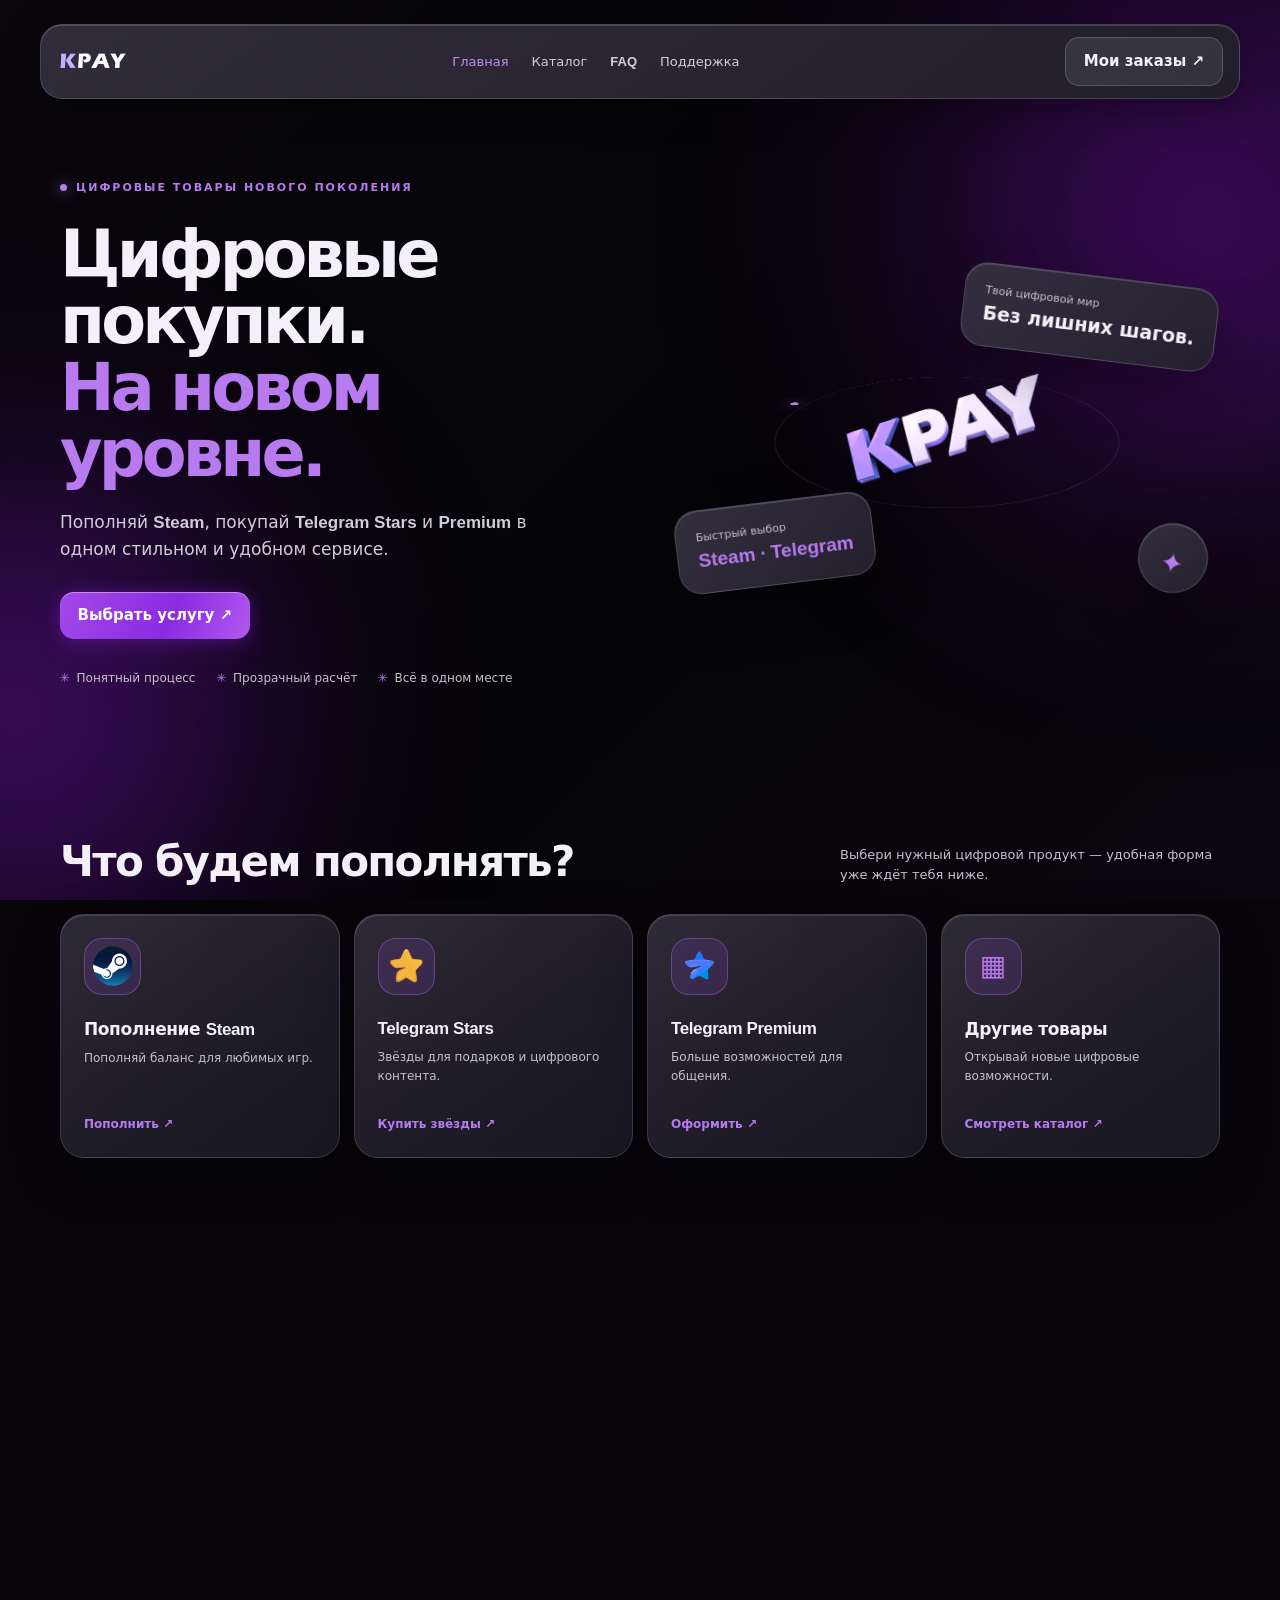
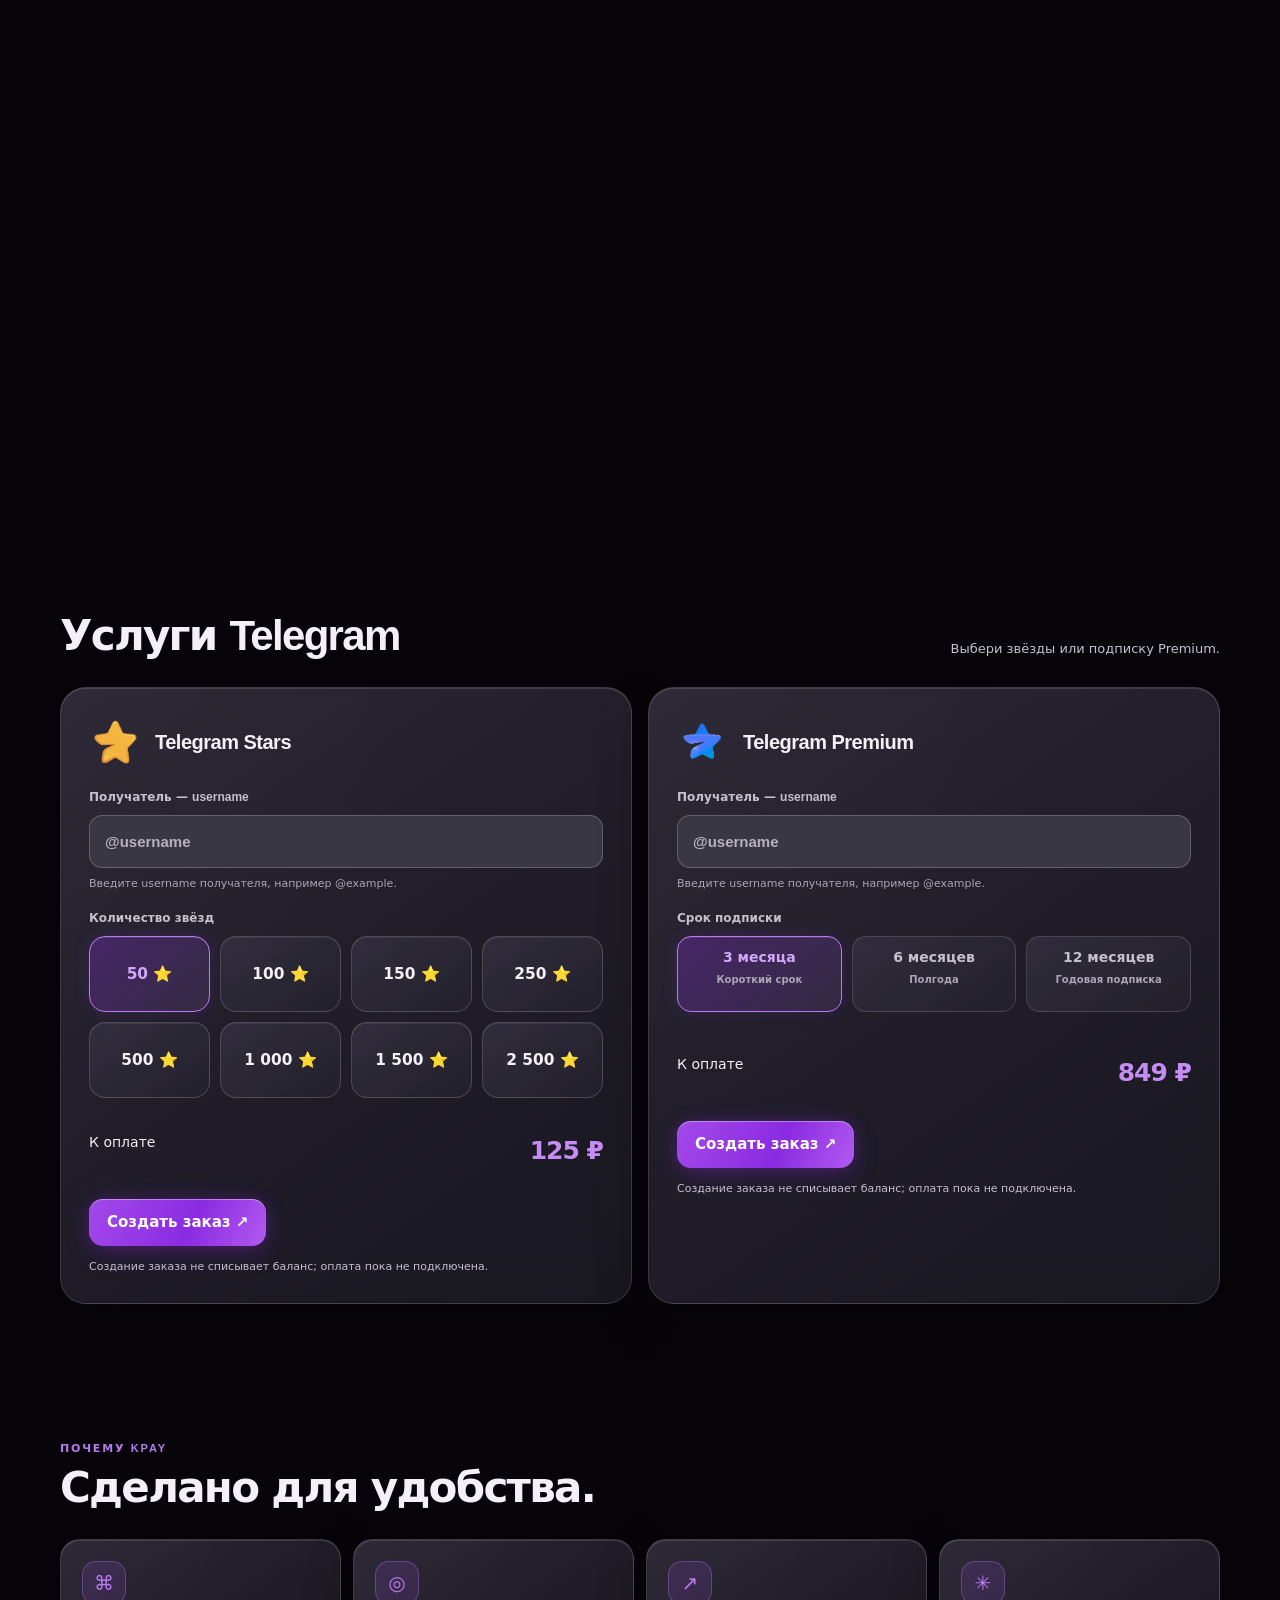
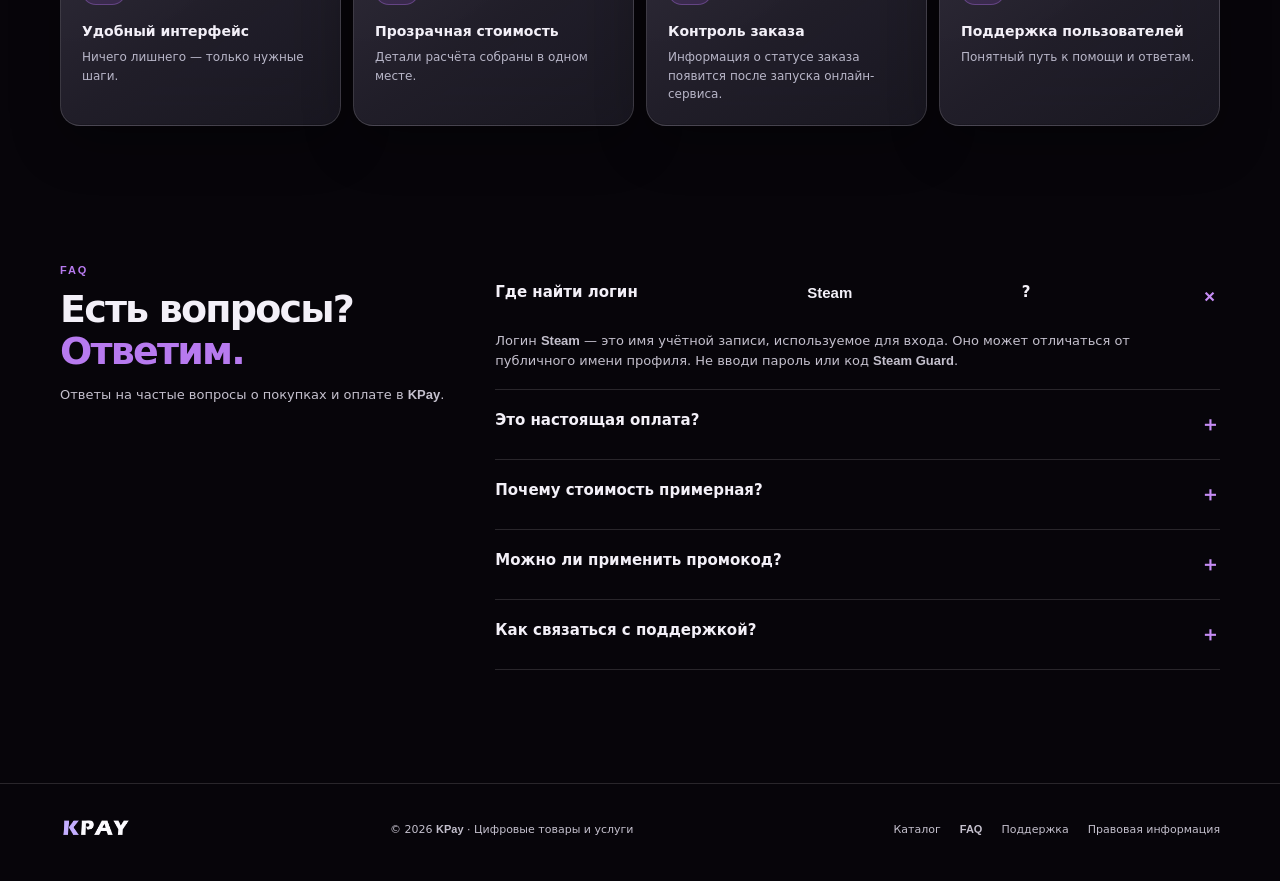
<file: index.html>
<!doctype html>
<html lang="ru">
<head>
<meta charset="utf-8"><meta name="viewport" content="width=device-width,initial-scale=1">
<meta name="theme-color" content="#07050A"><title>KPay — цифровые покупки на новом уровне</title>
<link rel="stylesheet" href="style.css?v=20261022-11">
</head>
<body class="home-page">
<div class="ambient-orbs" aria-hidden="true"><span class="ambient-orb ambient-orb-left"></span><span class="ambient-orb ambient-orb-right"></span></div>
<header class="nav">
<a class="brand" href="#home" aria-label="KPay — главная"><img class="brand-logo" src="images/logo.png" alt="KPay"></a>
<nav class="navlinks" aria-label="Основная навигация"><a class="active" href="#home">Главная</a><a href="#catalog">Каталог</a><a href="#faq"><span lang="en">FAQ</span></a><a href="#footer">Поддержка</a></nav>
<a class="orders" href="buy.html">Мои заказы ↗</a>
<button class="menu" id="menu" aria-label="Открыть меню" aria-expanded="false">☰</button>
</header>
<nav class="mobile-nav" id="mobileNav" aria-label="Мобильная навигация"><a href="#home">Главная</a><a href="#catalog">Каталог</a><a href="#faq"><span lang="en">FAQ</span></a><a href="#footer">Поддержка</a><a href="buy.html">Мои заказы</a></nav>
<main>
<div class="wrap">
<section class="hero" id="home">
<div class="hero-copy"><div class="eyebrow"><i class="pulse"></i> Цифровые товары нового поколения</div>
<h1>Цифровые покупки.<br><span>На новом уровне.</span></h1>
<p>Пополняй <span lang="en">Steam</span>, покупай <span lang="en">Telegram Stars</span> и <span lang="en">Premium</span> в одном стильном и удобном сервисе.</p>
<div class="actions"><a class="btn btn-primary" href="#catalog">Выбрать услугу ↗</a></div>
<div class="trust"><span><b class="check">✳</b> Понятный процесс</span><span><b class="check">✳</b> Прозрачный расчёт</span><span><b class="check">✳</b> Всё в одном месте</span></div></div>
<div class="art" aria-label="Декоративная композиция из стеклянных цифровых объектов"><div class="orbit"></div><img class="coin" src="images/sio.png" alt="sio"><div class="float-card fc1"><small>Твой цифровой мир</small><strong>Без лишних шагов.</strong></div><div class="float-card fc2"><small>Быстрый выбор</small><strong class="mint-text" lang="en">Steam · Telegram</strong></div><div class="float-card fc3">✦</div></div>
</section>
<section id="catalog"><div class="section-head"><div><h2>Что будем пополнять?</h2></div><p>Выбери нужный цифровой продукт — удобная форма уже ждёт тебя ниже.</p></div>
<div class="catalog">
<article class="product glass"><div class="picon"><img class="product-logo" src="images/steam.png" alt=""></div><h3>Пополнение <span lang="en">Steam</span></h3><p>Пополняй баланс для любимых игр.</p><a class="text-btn" href="#steam">Пополнить <span>↗</span></a></article>
<article class="product glass"><div class="picon"><img class="product-logo" src="images/asda.png" alt=""></div><h3 lang="en">Telegram Stars</h3><p>Звёзды для подарков и цифрового контента.</p><a class="text-btn" href="stars.html">Купить звёзды <span>↗</span></a></article>
<article class="product glass"><div class="picon"><img class="product-logo" src="images/sad.png" alt=""></div><h3 lang="en">Telegram Premium</h3><p>Больше возможностей для общения.</p><a class="text-btn" href="premium.html">Оформить <span>↗</span></a></article>
<article class="product glass"><div class="picon">▦</div><h3>Другие товары</h3><p>Открывай новые цифровые возможности.</p><a class="text-btn" href="#catalog">Смотреть каталог <span>↗</span></a></article>
</div></section>
<section class="steam" id="steam"><div class="section-head"><div><div class="kicker">Простой расчёт · <span lang="en">Steam</span></div><h2>Пополнение <span lang="en">Steam</span></h2></div></div>
<div class="form-layout"><form class="panel glass" id="steamForm"><h2>Детали пополнения</h2><p class="sub">Создай заказ на пополнение Steam. Проверка существования аккаунта временно отключена.</p>
<div class="field"><label for="login">Логин <span lang="en">Steam</span></label><div class="steam-login-control"><input id="login" placeholder="Например, player_123" autocomplete="off" lang="en"></div></div>
<div class="field"><label for="amount">Сумма пополнения</label><input id="amount" type="number" min="100" max="100000" step="50" value="1000"><div class="amounts amounts-spaced"><button type="button" class="amount" data-amount="200">200 ₽</button><button type="button" class="amount" data-amount="500">500 ₽</button><button type="button" class="amount selected" data-amount="1000">1 000 ₽</button><button type="button" class="amount" data-amount="2000">2 000 ₽</button></div></div>
<div class="field"><label for="promo">Промокод</label><div class="promo-row"><input id="promo" placeholder="Введи промокод" lang="en"><button class="btn btn-secondary" type="button" id="applyPromo">Применить</button></div><div id="promoMsg" class="hint promo-message"></div></div>
<label class="terms"><input type="checkbox" id="agree"><span>Я согласен(-на) передать логин Steam провайдеру для оформления заказа. Логин не проверяется; оплата не выполняется.</span></label>
<button class="btn btn-primary pay-button" type="submit">Создать заказ на <span id="payAmount">1 000 ₽</span></button><p class="notice" id="steamNotice" aria-live="polite">Сумма заказа указывается в рублях. Создание заказа не списывает баланс; отдельная оплата пока не подключена.</p></form>
<aside class="side-stack"><div class="panel glass promo-card"><div class="eyebrow"><span lang="en">KPay</span> · бонусы</div><h3>Больше выгоды с <span lang="en">KPay</span></h3><p>Следи за доступными акциями и предложениями.</p><button class="btn btn-primary" type="button" data-toast="Акции появятся позже">Смотреть акции ↗</button></div>
<div class="panel glass summary"><h3>Расчёт стоимости</h3><div class="estimate-label">ПРИМЕРНЫЙ РАСЧЁТ · ЦЕНЫ МОГУТ ИЗМЕНИТЬСЯ</div><div class="sumline"><span>Зачисление</span><strong id="credit">1 000 ₽</strong></div><div class="sumline"><span>Комиссия сервиса: 5%</span><strong>5%</strong></div><div class="sumline"><span>Банковские издержки: 5%</span><strong>5%</strong></div><div class="sumline total"><span>Сумма к оплате</span><strong id="total">1 100 ₽</strong></div></div></aside></div></section>
<section id="telegram"><div class="section-head"><div><h2>Услуги <span lang="en">Telegram</span></h2></div><p>Выбери звёзды или подписку Premium.</p></div><div class="telegram-products">
<article class="panel glass telegram-product" id="stars"><div class="telegram-product-head"><img class="telegram-product-logo" src="images/asda.png" alt=""><h3 lang="en">Telegram Stars</h3></div><div class="field"><label for="recipient">Получатель — <span lang="en">username</span></label><input id="recipient" placeholder="@username" maxlength="33" autocomplete="off" lang="en"><span class="input-hint">Введите username получателя, например @example.</span></div><div class="field"><span class="field-label">Количество звёзд</span><div class="amounts star-amounts" id="starAmounts"><button class="amount selected" data-stars="50" data-service-id="2249" type="button" aria-pressed="true"><span class="amount-count">50 ⭐</span></button><button class="amount" data-stars="100" data-service-id="2250" type="button" aria-pressed="false"><span class="amount-count">100 ⭐</span></button><button class="amount" data-stars="150" data-service-id="2251" type="button" aria-pressed="false"><span class="amount-count">150 ⭐</span></button><button class="amount" data-stars="250" data-service-id="2252" type="button" aria-pressed="false"><span class="amount-count">250 ⭐</span></button><button class="amount" data-stars="500" data-service-id="2253" type="button" aria-pressed="false"><span class="amount-count">500 ⭐</span></button><button class="amount" data-stars="1000" data-service-id="2254" type="button" aria-pressed="false"><span class="amount-count">1 000 ⭐</span></button><button class="amount" data-stars="1500" data-service-id="2255" type="button" aria-pressed="false"><span class="amount-count">1 500 ⭐</span></button><button class="amount" data-stars="2500" data-service-id="2256" type="button" aria-pressed="false"><span class="amount-count">2 500 ⭐</span></button></div></div><div class="sumline total"><span>К оплате</span><strong id="starTotal">125 ₽</strong></div><button class="btn btn-primary action-spaced" type="button" data-order-type="stars">Создать заказ ↗</button><p class="notice notice-left" id="starsNotice" aria-live="polite">Создание заказа не списывает баланс; оплата пока не подключена.</p></article>
<article class="panel glass telegram-product" id="premium"><div class="telegram-product-head"><img class="telegram-product-logo" src="images/sad.png" alt=""><h3 lang="en">Telegram Premium</h3></div><div class="field"><label for="premiumUser">Получатель — <span lang="en">username</span></label><input id="premiumUser" placeholder="@username" maxlength="33" autocomplete="off" lang="en"><span class="input-hint">Введите username получателя, например @example.</span></div><fieldset class="field duration-field"><legend class="field-label">Срок подписки</legend><div class="premium-options" id="periodOptions" role="radiogroup" aria-label="Срок подписки"><label class="duration-choice selected"><input type="radio" name="period" value="3" data-period="3" data-service-id="2246" checked><span class="duration-choice-main"><strong>3 месяца</strong><span>Короткий срок</span></span></label><label class="duration-choice"><input type="radio" name="period" value="6" data-period="6" data-service-id="2247"><span class="duration-choice-main"><strong>6 месяцев</strong><span>Полгода</span></span></label><label class="duration-choice"><input type="radio" name="period" value="12" data-period="12" data-service-id="2248"><span class="duration-choice-main"><strong>12 месяцев</strong><span>Годовая подписка</span></span></label></div></fieldset><span id="periodValue" class="visually-hidden">3 месяца</span><div class="sumline total"><span>К оплате</span><strong id="premiumTotal">849 ₽</strong></div><button class="btn btn-primary action-spaced" type="button" data-order-type="premium">Создать заказ ↗</button><p class="notice notice-left" id="premiumNotice" aria-live="polite">Создание заказа не списывает баланс; оплата пока не подключена.</p></article>
</div></section>
<section><div class="section-head"><div><div class="kicker">Почему <span lang="en">KPay</span></div><h2>Сделано для удобства.</h2></div></div><div class="benefits"><article class="benefit glass"><div class="picon">⌘</div><h3>Удобный интерфейс</h3><p>Ничего лишнего — только нужные шаги.</p></article><article class="benefit glass"><div class="picon">◎</div><h3>Прозрачная стоимость</h3><p>Детали расчёта собраны в одном месте.</p></article><article class="benefit glass"><div class="picon">↗</div><h3>Контроль заказа</h3><p>Информация о статусе заказа появится после запуска онлайн-сервиса.</p></article><article class="benefit glass"><div class="picon">✳</div><h3>Поддержка пользователей</h3><p>Понятный путь к помощи и ответам.</p></article></div></section>
<section id="faq"><div class="faq-grid"><div><div class="kicker" lang="en">FAQ</div><h2>Есть вопросы?<br><span class="faq-highlight">Ответим.</span></h2><p>Ответы на частые вопросы о покупках и оплате в <span lang="en">KPay</span>.</p></div><div>
<div class="faq-item open"><button class="faq-q" aria-expanded="true">Где найти логин <span lang="en">Steam</span>?<span>＋</span></button><div class="faq-a">Логин <span lang="en">Steam</span> — это имя учётной записи, используемое для входа. Оно может отличаться от публичного имени профиля. Не вводи пароль или код <span lang="en">Steam Guard</span>.</div></div>
<div class="faq-item"><button class="faq-q" aria-expanded="false">Это настоящая оплата?<span>＋</span></button><div class="faq-a">Заказ создаётся у поставщика, но списание средств и пополнение выполняются отдельным шагом и пока не подключены.</div></div>
<div class="faq-item"><button class="faq-q" aria-expanded="false">Почему стоимость примерная?<span>＋</span></button><div class="faq-a">Это предварительный расчёт, а не окончательная цена.</div></div>
<div class="faq-item"><button class="faq-q" aria-expanded="false">Можно ли применить промокод?<span>＋</span></button><div class="faq-a">Промокод <span lang="en">KPay10</span> уменьшает предварительный расчёт на 10%. Это не скидка поставщика и пока не применяется к онлайн-оплате.</div></div>
<div class="faq-item"><button class="faq-q" aria-expanded="false">Как связаться с поддержкой?<span>＋</span></button><div class="faq-a">Контакты поддержки появятся здесь позже.</div></div>
</div></div></section>
</div>
</main>
<footer id="footer"><div class="wrap foot"><a class="brand" href="#home" aria-label="KPay — главная"><img class="brand-logo" src="images/logo.png" alt="KPay"></a><div>© 2026 <span lang="en">KPay</span> · Цифровые товары и услуги</div><nav class="footlinks"><a href="#catalog">Каталог</a><a href="#faq"><span lang="en">FAQ</span></a><a href="#footer" data-toast="Контакты поддержки появятся позже">Поддержка</a><a href="#footer" data-toast="Правовая информация появится позже">Правовая информация</a></nav></div></footer>
<div class="toast" id="toast" role="status" aria-live="polite"></div>
<script src="script.js?v=20261022-11"></script>
</body></html>
</file>
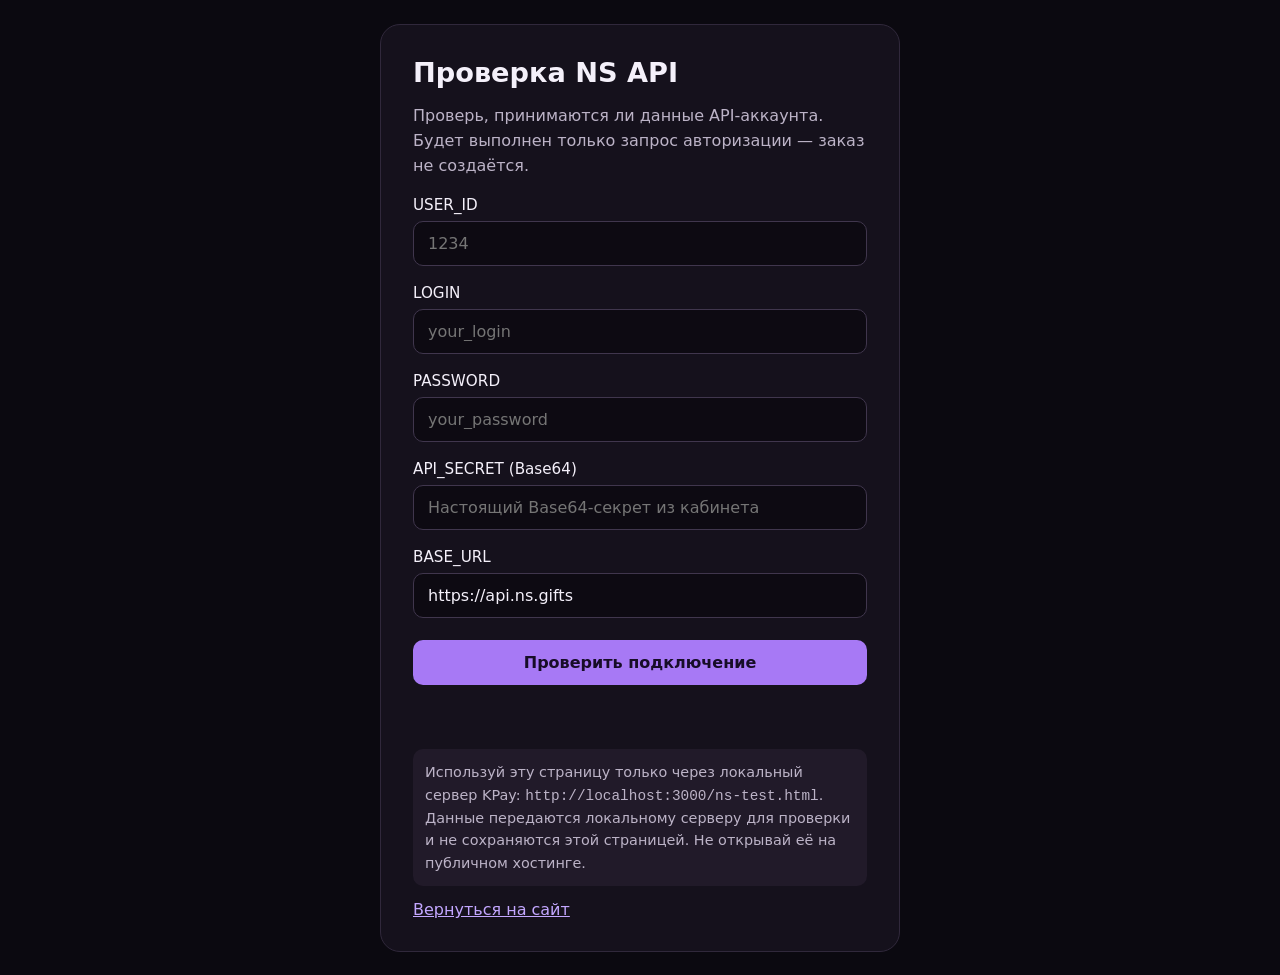
<file: ns-test.html>
<!doctype html>
<html lang="ru">
<head>
  <meta charset="utf-8">
  <meta name="viewport" content="width=device-width, initial-scale=1">
  <meta name="referrer" content="no-referrer">
  <title>Проверка NS API — KPay</title>
  <style>
    :root { color-scheme: dark; font-family: system-ui, sans-serif; background: #0b0910; color: #f4f0fa; }
    * { box-sizing: border-box; }
    body { margin: 0; min-height: 100vh; display: grid; place-items: center; padding: 24px; }
    main { width: min(100%, 520px); padding: 32px; border: 1px solid #30283b; border-radius: 20px; background: #15111c; }
    h1 { margin: 0 0 8px; font-size: 1.7rem; }
    p { color: #bcb3c7; line-height: 1.55; }
    label { display: block; margin: 18px 0 7px; font-size: .95rem; }
    input { width: 100%; padding: 12px 14px; border: 1px solid #40364d; border-radius: 10px; background: #0d0a12; color: inherit; font: inherit; }
    input:focus { outline: 2px solid #9c75e8; outline-offset: 2px; }
    button { width: 100%; margin-top: 22px; padding: 13px; border: 0; border-radius: 10px; background: #a779f5; color: #170d27; font: inherit; font-weight: 700; cursor: pointer; }
    button:disabled { opacity: .65; cursor: wait; }
    #result { min-height: 1.5em; margin-top: 18px; }
    #result[data-state="success"] { color: #75e5ad; }
    #result[data-state="error"] { color: #ff8a9a; }
    .warning { margin-top: 22px; padding: 12px; border-radius: 10px; background: #211a29; font-size: .9rem; }
    a { color: #c3a7ff; }
  </style>
</head>
<body>
  <main>
    <h1>Проверка NS API</h1>
    <p>Проверь, принимаются ли данные API-аккаунта. Будет выполнен только запрос авторизации — заказ не создаётся.</p>
    <form id="credentialsForm">
      <label for="userId">USER_ID</label>
      <input id="userId" name="userId" inputmode="numeric" autocomplete="off" placeholder="1234" required>

      <label for="login">LOGIN</label>
      <input id="login" name="login" autocomplete="off" placeholder="your_login" required>

      <label for="password">PASSWORD</label>
      <input id="password" name="password" type="password" autocomplete="new-password" placeholder="your_password" required>

      <label for="secret">API_SECRET (Base64)</label>
      <input id="secret" name="secret" type="password" autocomplete="new-password" placeholder="Настоящий Base64-секрет из кабинета" required>

      <label for="baseUrl">BASE_URL</label>
      <input id="baseUrl" name="baseUrl" type="url" value="https://api.ns.gifts" required>

      <button id="submitButton" type="submit">Проверить подключение</button>
    </form>
    <p id="result" role="status" aria-live="polite"></p>
    <p class="warning">Используй эту страницу только через локальный сервер KPay: <code>http://localhost:3000/ns-test.html</code>. Данные передаются локальному серверу для проверки и не сохраняются этой страницей. Не открывай её на публичном хостинге.</p>
    <a href="/">Вернуться на сайт</a>
  </main>
  <script>
    const form = document.querySelector('#credentialsForm');
    const button = document.querySelector('#submitButton');
    const result = document.querySelector('#result');

    form.addEventListener('submit', async event => {
      event.preventDefault();
      button.disabled = true;
      result.dataset.state = '';
      result.textContent = 'Проверяю подключение…';

      const values = Object.fromEntries(new FormData(form));
      try {
        const response = await fetch('/api/ns/credentials-check', {
          method: 'POST',
          headers: { 'Content-Type': 'application/json' },
          body: JSON.stringify(values),
          cache: 'no-store'
        });
        const payload = await response.json();
        if (!response.ok) throw new Error(payload.error || 'Не удалось проверить подключение.');
        result.dataset.state = 'success';
        result.textContent = payload.message;
      } catch (error) {
        result.dataset.state = 'error';
        result.textContent = error.message || 'Не удалось связаться с локальным сервером.';
      } finally {
        button.disabled = false;
      }
    });
  </script>
</body>
</html>
</file>
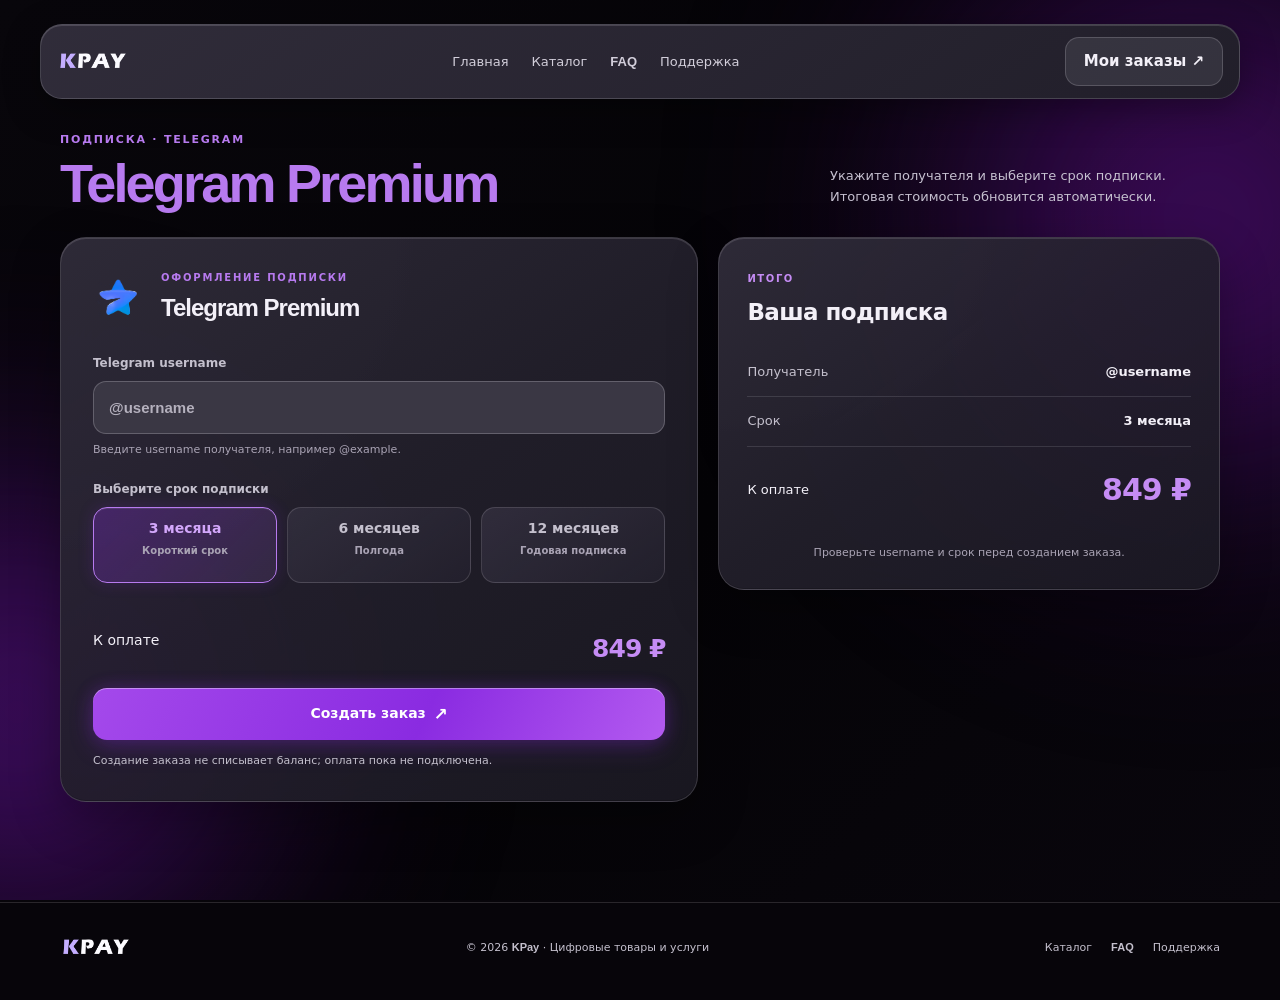
<file: premium.html>
<!doctype html>
<html lang="ru">
<head>
<meta charset="utf-8"><meta name="viewport" content="width=device-width,initial-scale=1">
<meta name="theme-color" content="#07050A"><title>Telegram Premium — KPay</title>
<link rel="stylesheet" href="style.css?v=20261022-11">
</head>
<body class="telegram-order-page">
<div class="ambient-orbs" aria-hidden="true"><span class="ambient-orb ambient-orb-left"></span><span class="ambient-orb ambient-orb-right"></span></div>
<header class="nav">
<a class="brand" href="index.html" aria-label="KPay — главная"><img class="brand-logo" src="images/logo.png" alt="KPay"></a>
<nav class="navlinks" aria-label="Основная навигация"><a href="index.html">Главная</a><a href="index.html#catalog">Каталог</a><a href="index.html#faq"><span lang="en">FAQ</span></a><a href="index.html#footer">Поддержка</a></nav>
<a class="orders" href="buy.html">Мои заказы ↗</a>
<button class="menu" id="menu" aria-label="Открыть меню" aria-expanded="false">☰</button>
</header>
<nav class="mobile-nav" id="mobileNav" aria-label="Мобильная навигация"><a href="index.html">Главная</a><a href="index.html#catalog">Каталог</a><a href="index.html#faq"><span lang="en">FAQ</span></a><a href="index.html#footer">Поддержка</a><a href="buy.html">Мои заказы</a></nav>
<main><div class="wrap">
<section class="steam steam-order-page">
<div class="section-head"><div><div class="kicker">Подписка · Telegram</div><h1><span lang="en">Telegram Premium</span></h1></div><p>Укажите получателя и выберите срок подписки. Итоговая стоимость обновится автоматически.</p></div>
<div class="form-layout">
<article class="panel glass telegram-product" id="premium">
<div class="telegram-product-head"><img class="telegram-product-logo" src="images/sad.png" alt=""><div><div class="kicker">Оформление подписки</div><h2 lang="en">Telegram Premium</h2></div></div>
<div class="field"><label for="premiumUser">Telegram username</label><input id="premiumUser" placeholder="@username" maxlength="33" autocomplete="off" lang="en"><span class="input-hint">Введите username получателя, например @example.</span></div>
<fieldset class="field duration-field"><legend class="field-label" id="periodLabel">Выберите срок подписки</legend><div class="premium-options" id="periodOptions" role="radiogroup" aria-labelledby="periodLabel"><label class="duration-choice selected"><input type="radio" name="period" value="3" data-period="3" data-service-id="2246" checked><span class="duration-choice-main"><strong>3 месяца</strong><span>Короткий срок</span></span></label><label class="duration-choice"><input type="radio" name="period" value="6" data-period="6" data-service-id="2247"><span class="duration-choice-main"><strong>6 месяцев</strong><span>Полгода</span></span></label><label class="duration-choice"><input type="radio" name="period" value="12" data-period="12" data-service-id="2248"><span class="duration-choice-main"><strong>12 месяцев</strong><span>Годовая подписка</span></span></label></div></fieldset>
<span id="periodValue" class="visually-hidden">3 месяца</span><div class="sumline total"><span>К оплате</span><strong id="premiumTotal">849 ₽</strong></div><button class="btn btn-primary order-submit" type="button" data-order-type="premium">Создать заказ <span aria-hidden="true">↗</span></button><p class="notice notice-left" id="premiumNotice" aria-live="polite">Создание заказа не списывает баланс; оплата пока не подключена.</p>
</article>
<aside class="side-stack"><div class="panel glass summary order-summary"><div class="summary-title"><span class="summary-step">ИТОГО</span><h2>Ваша подписка</h2></div><div class="sumline"><span>Получатель</span><strong id="premiumSummaryRecipient">@username</strong></div><div class="sumline"><span>Срок</span><strong id="premiumSummaryPeriod">3 месяца</strong></div><div class="sumline total"><span>К оплате</span><strong id="premiumSummaryTotal">849 ₽</strong></div><p class="summary-footnote">Проверьте username и срок перед созданием заказа.</p></div></aside>
</div>
</section>
</div></main>
<footer id="footer"><div class="wrap foot"><a class="brand" href="index.html" aria-label="KPay — главная"><img class="brand-logo" src="images/logo.png" alt="KPay"></a><div>© 2026 <span lang="en">KPay</span> · Цифровые товары и услуги</div><nav class="footlinks"><a href="index.html#catalog">Каталог</a><a href="index.html#faq"><span lang="en">FAQ</span></a><a href="index.html#footer" data-toast="Контакты поддержки появятся позже">Поддержка</a></nav></div></footer>
<div class="toast" id="toast" role="status" aria-live="polite"></div>
<script src="script.js?v=20261022-11"></script>
</body>
</html>
</file>
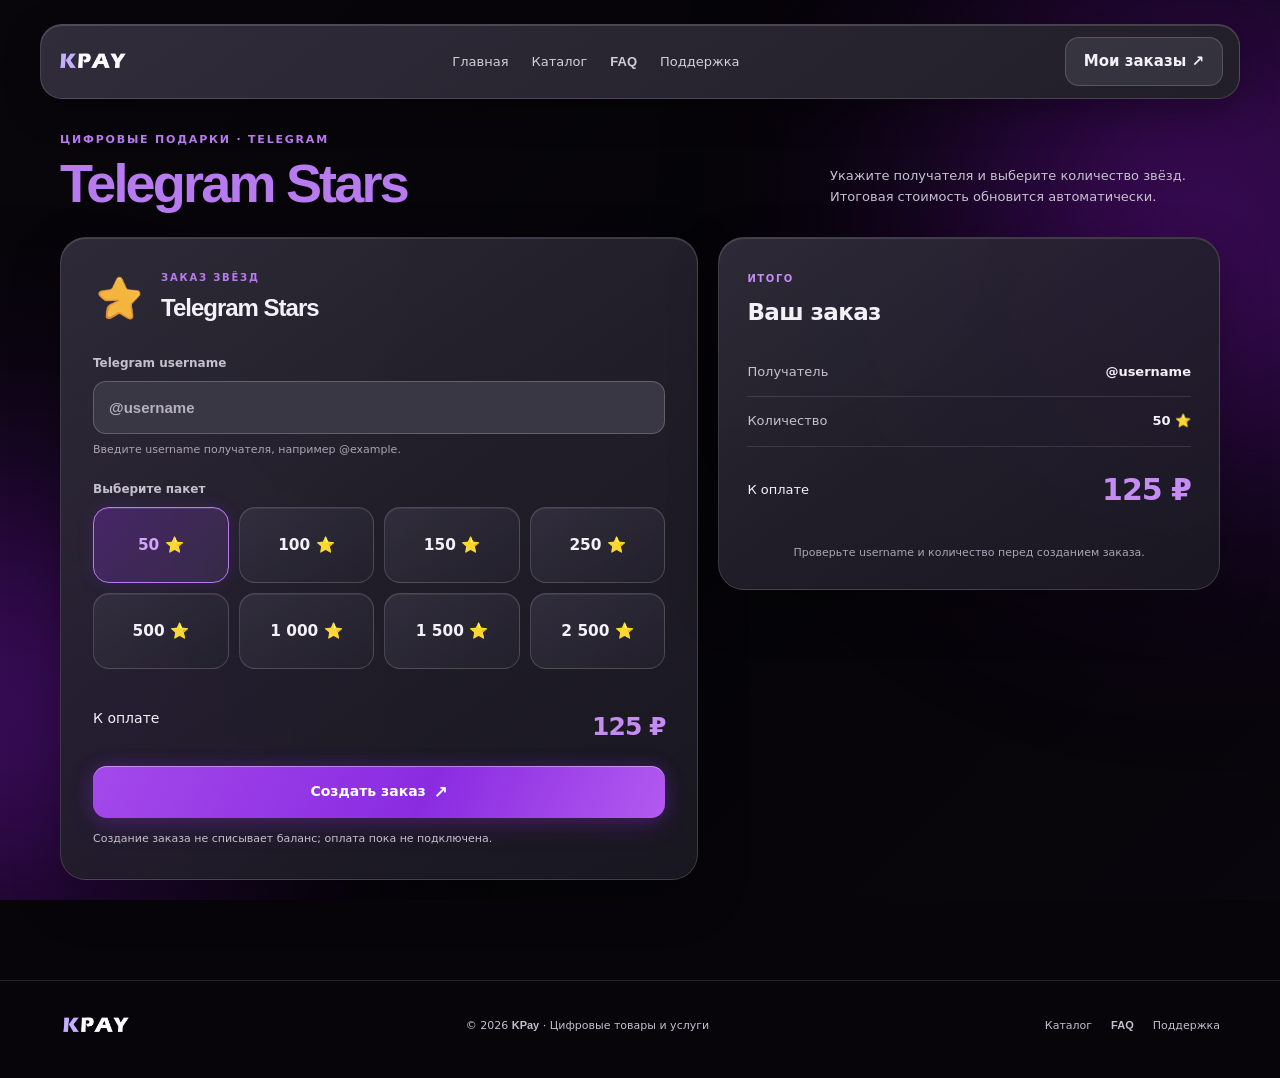
<file: stars.html>
<!doctype html>
<html lang="ru">
<head>
<meta charset="utf-8"><meta name="viewport" content="width=device-width,initial-scale=1">
<meta name="theme-color" content="#07050A"><title>Telegram Stars — KPay</title>
<link rel="stylesheet" href="style.css?v=20261022-11">
</head>
<body class="telegram-order-page">
<div class="ambient-orbs" aria-hidden="true"><span class="ambient-orb ambient-orb-left"></span><span class="ambient-orb ambient-orb-right"></span></div>
<header class="nav">
<a class="brand" href="index.html" aria-label="KPay — главная"><img class="brand-logo" src="images/logo.png" alt="KPay"></a>
<nav class="navlinks" aria-label="Основная навигация"><a href="index.html">Главная</a><a href="index.html#catalog">Каталог</a><a href="index.html#faq"><span lang="en">FAQ</span></a><a href="index.html#footer">Поддержка</a></nav>
<a class="orders" href="buy.html">Мои заказы ↗</a>
<button class="menu" id="menu" aria-label="Открыть меню" aria-expanded="false">☰</button>
</header>
<nav class="mobile-nav" id="mobileNav" aria-label="Мобильная навигация"><a href="index.html">Главная</a><a href="index.html#catalog">Каталог</a><a href="index.html#faq"><span lang="en">FAQ</span></a><a href="index.html#footer">Поддержка</a><a href="buy.html">Мои заказы</a></nav>
<main><div class="wrap">
<section class="steam steam-order-page">
<div class="section-head"><div><div class="kicker">Цифровые подарки · Telegram</div><h1><span lang="en">Telegram Stars</span></h1></div><p>Укажите получателя и выберите количество звёзд. Итоговая стоимость обновится автоматически.</p></div>
<div class="form-layout">
<article class="panel glass telegram-product" id="stars">
<div class="telegram-product-head"><img class="telegram-product-logo" src="images/asda.png" alt=""><div><div class="kicker">Заказ звёзд</div><h2 lang="en">Telegram Stars</h2></div></div>
<div class="field"><label for="recipient">Telegram username</label><input id="recipient" placeholder="@username" maxlength="33" autocomplete="off" lang="en"><span class="input-hint">Введите username получателя, например @example.</span></div>
<div class="field"><span class="field-label">Выберите пакет</span><div class="amounts star-amounts" id="starAmounts"><button class="amount selected" data-stars="50" data-service-id="2249" type="button" aria-pressed="true"><span class="amount-count">50 ⭐</span></button><button class="amount" data-stars="100" data-service-id="2250" type="button" aria-pressed="false"><span class="amount-count">100 ⭐</span></button><button class="amount" data-stars="150" data-service-id="2251" type="button" aria-pressed="false"><span class="amount-count">150 ⭐</span></button><button class="amount" data-stars="250" data-service-id="2252" type="button" aria-pressed="false"><span class="amount-count">250 ⭐</span></button><button class="amount" data-stars="500" data-service-id="2253" type="button" aria-pressed="false"><span class="amount-count">500 ⭐</span></button><button class="amount" data-stars="1000" data-service-id="2254" type="button" aria-pressed="false"><span class="amount-count">1 000 ⭐</span></button><button class="amount" data-stars="1500" data-service-id="2255" type="button" aria-pressed="false"><span class="amount-count">1 500 ⭐</span></button><button class="amount" data-stars="2500" data-service-id="2256" type="button" aria-pressed="false"><span class="amount-count">2 500 ⭐</span></button></div></div>
<div class="sumline total"><span>К оплате</span><strong id="starTotal">125 ₽</strong></div><button class="btn btn-primary order-submit" type="button" data-order-type="stars">Создать заказ <span aria-hidden="true">↗</span></button><p class="notice notice-left" id="starsNotice" aria-live="polite">Создание заказа не списывает баланс; оплата пока не подключена.</p>
</article>
<aside class="side-stack"><div class="panel glass summary order-summary"><div class="summary-title"><span class="summary-step">ИТОГО</span><h2>Ваш заказ</h2></div><div class="sumline"><span>Получатель</span><strong id="starSummaryRecipient">@username</strong></div><div class="sumline"><span>Количество</span><strong id="starSummaryQuantity">50 ⭐</strong></div><div class="sumline total"><span>К оплате</span><strong id="starSummaryTotal">125 ₽</strong></div><p class="summary-footnote">Проверьте username и количество перед созданием заказа.</p></div></aside>
</div>
</section>
</div></main>
<footer id="footer"><div class="wrap foot"><a class="brand" href="index.html" aria-label="KPay — главная"><img class="brand-logo" src="images/logo.png" alt="KPay"></a><div>© 2026 <span lang="en">KPay</span> · Цифровые товары и услуги</div><nav class="footlinks"><a href="index.html#catalog">Каталог</a><a href="index.html#faq"><span lang="en">FAQ</span></a><a href="index.html#footer" data-toast="Контакты поддержки появятся позже">Поддержка</a></nav></div></footer>
<div class="toast" id="toast" role="status" aria-live="polite"></div>
<script src="script.js?v=20261022-10"></script>
</body>
</html>
</file>
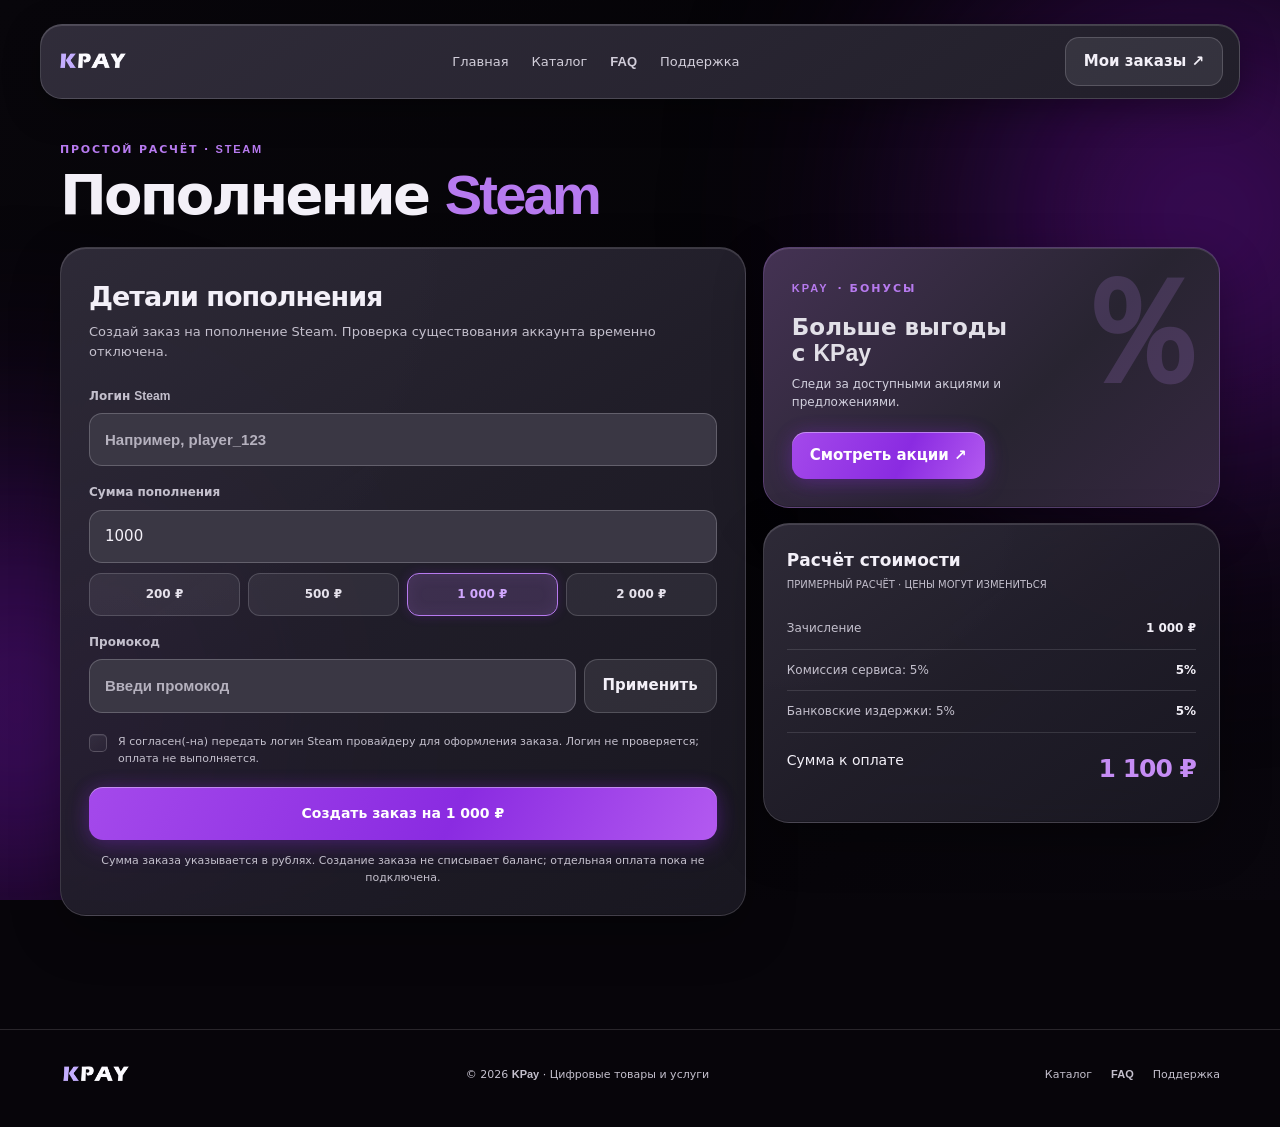
<file: steam.html>
<!doctype html>
<html lang="ru">
<head>
<meta charset="utf-8"><meta name="viewport" content="width=device-width,initial-scale=1">
<meta name="theme-color" content="#07050A"><title>Пополнение Steam — KPay</title>
<link rel="stylesheet" href="style.css">
</head>
<body>
<div class="ambient-orbs" aria-hidden="true"><span class="ambient-orb ambient-orb-left"></span><span class="ambient-orb ambient-orb-right"></span></div>
<header class="nav">
<a class="brand" href="index.html" aria-label="KPay — главная"><img class="brand-logo" src="images/logo.png" alt="KPay"></a>
<nav class="navlinks" aria-label="Основная навигация"><a href="index.html">Главная</a><a href="index.html#catalog">Каталог</a><a href="index.html#faq"><span lang="en">FAQ</span></a><a href="index.html#footer">Поддержка</a></nav>
<a class="orders" href="buy.html">Мои заказы ↗</a>
<button class="menu" id="menu" aria-label="Открыть меню" aria-expanded="false">☰</button>
</header>
<nav class="mobile-nav" id="mobileNav" aria-label="Мобильная навигация">
<a href="index.html">Главная</a><a href="index.html#catalog">Каталог</a><a href="index.html#faq"><span lang="en">FAQ</span></a><a href="index.html#footer">Поддержка</a><a href="buy.html">Мои заказы</a>
</nav>
<main>
<div class="wrap">
<section class="steam steam-order-page" id="steam">
<div class="section-head"><div><div class="kicker">Простой расчёт · <span lang="en">Steam</span></div><h1>Пополнение <span lang="en">Steam</span></h1></div></div>
<div class="form-layout">
<form class="panel glass" id="steamForm">
<h2>Детали пополнения</h2><p class="sub">Создай заказ на пополнение Steam. Проверка существования аккаунта временно отключена.</p>
<div class="field"><label for="login">Логин <span lang="en">Steam</span></label><input id="login" placeholder="Например, player_123" autocomplete="off" lang="en"></div>
<div class="field"><label for="amount">Сумма пополнения</label><input id="amount" type="number" min="100" max="100000" step="50" value="1000"><div class="amounts amounts-spaced"><button type="button" class="amount" data-amount="200">200 ₽</button><button type="button" class="amount" data-amount="500">500 ₽</button><button type="button" class="amount selected" data-amount="1000">1 000 ₽</button><button type="button" class="amount" data-amount="2000">2 000 ₽</button></div></div>
<div class="field"><label for="promo">Промокод</label><div class="promo-row"><input id="promo" placeholder="Введи промокод" lang="en"><button class="btn btn-secondary" type="button" id="applyPromo">Применить</button></div><div id="promoMsg" class="hint promo-message"></div></div>
<label class="terms"><input type="checkbox" id="agree"><span>Я согласен(-на) передать логин Steam провайдеру для оформления заказа. Логин не проверяется; оплата не выполняется.</span></label>
<button class="btn btn-primary pay-button" type="submit">Создать заказ на <span id="payAmount">1 000 ₽</span></button>
<p class="notice" id="steamNotice" aria-live="polite">Сумма заказа указывается в рублях. Создание заказа не списывает баланс; отдельная оплата пока не подключена.</p>
</form>
<aside class="side-stack">
<div class="panel glass promo-card"><div class="eyebrow"><span lang="en">KPay</span> · бонусы</div><h3>Больше выгоды с <span lang="en">KPay</span></h3><p>Следи за доступными акциями и предложениями.</p><button class="btn btn-primary" type="button" data-toast="Акции появятся позже">Смотреть акции ↗</button></div>
<div class="panel glass summary"><h3>Расчёт стоимости</h3><div class="estimate-label">ПРИМЕРНЫЙ РАСЧЁТ · ЦЕНЫ МОГУТ ИЗМЕНИТЬСЯ</div><div class="sumline"><span>Зачисление</span><strong id="credit">1 000 ₽</strong></div><div class="sumline"><span>Комиссия сервиса: 5%</span><strong>5%</strong></div><div class="sumline"><span>Банковские издержки: 5%</span><strong>5%</strong></div><div class="sumline total"><span>Сумма к оплате</span><strong id="total">1 100 ₽</strong></div></div>
</aside>
</div>
</section>
</div>
</main>
<footer id="footer"><div class="wrap foot"><a class="brand" href="index.html" aria-label="KPay — главная"><img class="brand-logo" src="images/logo.png" alt="KPay"></a><div>© 2026 <span lang="en">KPay</span> · Цифровые товары и услуги</div><nav class="footlinks"><a href="index.html#catalog">Каталог</a><a href="index.html#faq"><span lang="en">FAQ</span></a><a href="index.html#footer" data-toast="Контакты поддержки появятся позже">Поддержка</a></nav></div></footer>
<div class="toast" id="toast" role="status" aria-live="polite"></div>
<script src="script.js?v=20261022-4"></script>
</body>
</html>
</file>
<file: style.css>
:root{--bg:#171717;--snow:#F4FFFB;--mint:#21F1A8;--muted:#a7b4ae;--line:rgba(244,255,251,.12);--glass:rgba(255,255,255,.055);--r:26px}
*{box-sizing:border-box}html{scroll-behavior:smooth;scroll-padding-top:100px}body{margin:0;background:var(--bg);color:var(--snow);font:15px/1.55 Inter,ui-sans-serif,system-ui,-apple-system,BlinkMacSystemFont,"Segoe UI",sans-serif;overflow-x:hidden}
body:before{content:"";position:fixed;inset:0;pointer-events:none;z-index:-1;background:radial-gradient(ellipse at 78% 12%,rgba(33,241,168,.16),transparent 34%),radial-gradient(ellipse at 8% 48%,rgba(33,241,168,.1),transparent 32%),linear-gradient(140deg,#191d1b,#151615 60%,#191c1a);background-size:180% 180%,170% 170%,100% 100%;animation:background-flow 24s ease-in-out infinite alternate}
body:after{content:"";position:fixed;inset:-24%;z-index:-1;pointer-events:none;background:radial-gradient(ellipse at 70% 75%,rgba(33,241,168,.12),transparent 35%),radial-gradient(ellipse at 28% 20%,rgba(91,139,255,.07),transparent 33%);filter:blur(55px);animation:liquid-drift 30s ease-in-out infinite alternate}
a{color:inherit;text-decoration:none}button,input,select{font:inherit}button,a{ -webkit-tap-highlight-color:transparent}button{cursor:pointer}
img{-webkit-user-drag:none;user-select:none;-webkit-user-select:none}
.wrap{width:min(1160px,calc(100% - 40px));margin:auto}.glass{background:linear-gradient(145deg,rgba(255,255,255,.105),rgba(255,255,255,.035) 48%,rgba(255,255,255,.018)),radial-gradient(ellipse at 0% 0%,rgba(255,255,255,.07),transparent 55%);border:1px solid rgba(244,255,251,.16);box-shadow:inset 0 1px rgba(255,255,255,.2),inset 0 -1px rgba(255,255,255,.035),0 18px 60px #0004;backdrop-filter:blur(30px) saturate(145%);-webkit-backdrop-filter:blur(30px) saturate(145%)}
.nav{position:sticky;top:12px;z-index:20;margin:12px auto 0;width:min(1200px,calc(100% - 28px));border-radius:22px;padding:12px 16px;display:flex;align-items:center;gap:25px;background:linear-gradient(145deg,rgba(255,255,255,.095),rgba(255,255,255,.025)),rgba(23,23,23,.72);border:1px solid rgba(244,255,251,.17);backdrop-filter:blur(30px) saturate(150%);-webkit-backdrop-filter:blur(30px) saturate(150%);box-shadow:inset 0 1px rgba(255,255,255,.16),0 10px 35px #0004}
.brand{display:flex;align-items:center;white-space:nowrap}.brand-logo{display:block;width:70px;height:auto;border-radius:12px}
:lang(en){font-family:"Eras Bold ITC",sans-serif;font-weight:700}
.navlinks{display:flex;gap:23px;margin:auto;color:#c0cac5;font-size:13px}.navlinks a:hover,.navlinks a.active{color:var(--mint)}.orders,.btn{border:0;border-radius:14px;padding:12px 18px;font-weight:750;transition:transform .22s,box-shadow .22s,background .22s}.orders{background:rgba(255,255,255,.07);border:1px solid var(--line);color:var(--snow);white-space:nowrap}.orders[aria-expanded="true"]{border-color:rgba(33,241,168,.7);box-shadow:0 0 18px rgba(33,241,168,.15)}.btn-primary{background:linear-gradient(115deg,#43f7b7,var(--mint) 60%,#8dffd5);color:#10231b;box-shadow:inset 0 1px #ffffff9c,0 8px 28px #21f1a822}.btn-secondary{background:rgba(255,255,255,.04);color:var(--snow);border:1px solid #ffffff24}.btn:hover,.orders:hover{transform:translateY(-2px);box-shadow:0 10px 28px #21f1a822}.menu{display:none;background:none;color:var(--snow);border:1px solid var(--line);border-radius:12px;padding:8px 11px}
.orders-page-wrap{width:min(1040px,calc(100% - 32px));margin:48px auto 64px}.orders-page{padding:28px;border-radius:28px}.orders-page-header{display:flex;align-items:center;justify-content:space-between;gap:18px;margin-bottom:26px}.orders-page h1{margin:8px 0 0;font-size:clamp(32px,4vw,48px);letter-spacing:-1.8px}.orders-list{display:grid;gap:12px}.order-empty{padding:18px 14px;border-radius:16px;border:1px dashed rgba(244,255,251,.16);color:var(--muted);line-height:1.5}.order-item{padding:14px 16px;border-radius:16px;background:rgba(255,255,255,.04);border:1px solid rgba(244,255,251,.1)}.order-top{display:flex;align-items:center;justify-content:space-between;gap:10px;margin-bottom:8px}.order-id{font-size:11px;font-weight:800;letter-spacing:.12em;text-transform:uppercase;color:var(--mint)}.order-status{display:inline-flex;align-items:center;padding:5px 8px;border-radius:999px;background:rgba(33,241,168,.12);color:var(--mint);font-size:11px;font-weight:700}.order-status.done{background:rgba(33,241,168,.14);color:var(--mint)}.order-status.pending{background:rgba(255,188,66,.14);color:#ffd166}.order-item h4{margin:0 0 6px;font-size:18px;letter-spacing:-.4px}.order-item p{margin:0;color:var(--muted);font-size:12px;line-height:1.55}.order-meta{display:flex;align-items:center;justify-content:space-between;gap:12px;margin-top:12px;font-size:12px;color:var(--muted)}.order-meta strong{color:var(--snow);font-size:14px}
@media(max-width:640px){.orders-page-header{flex-direction:column;align-items:flex-start}.orders-page{padding:20px}.orders-page h1{font-size:32px}.orders-list{gap:10px}.order-meta{flex-direction:column;align-items:flex-start}}

.orders-page{animation:orders-page-enter .65s cubic-bezier(.2,.75,.25,1) both}
.orders-page-header{animation:orders-content-enter .55s .08s ease-out both}
.order-item{animation:orders-content-enter .45s ease-out both;transition:transform .25s ease,border-color .25s ease,background .25s ease,box-shadow .25s ease}
.order-item:nth-child(2){animation-delay:.08s}
.order-item:nth-child(3){animation-delay:.16s}
.order-item:nth-child(4){animation-delay:.24s}
.order-item:hover{transform:translateY(-3px);border-color:rgba(183,122,239,.48);background:rgba(183,122,239,.07);box-shadow:0 12px 30px rgba(0,0,0,.2)}
.order-empty{animation:orders-content-enter .45s ease-out both}
.orders-page-header .btn{transition:transform .22s ease,box-shadow .22s ease,border-color .22s ease}
@keyframes orders-page-enter{from{opacity:0;transform:translateY(22px) scale(.985)}to{opacity:1;transform:translateY(0) scale(1)}}
@keyframes orders-content-enter{from{opacity:0;transform:translateY(14px)}to{opacity:1;transform:translateY(0)}}
@media(prefers-reduced-motion:reduce){.orders-page,.orders-page-header,.order-item,.order-empty{animation:none}.order-item,.orders-page-header .btn{transition:none}}

.home-page .nav{animation:home-intro .55s ease-out both}
.home-page .hero-copy>*{animation:home-intro .65s ease-out both}
.home-page .hero-copy>*:nth-child(2){animation-delay:.08s}
.home-page .hero-copy>*:nth-child(3){animation-delay:.16s}
.home-page .hero-copy>*:nth-child(4){animation-delay:.24s}
.home-page .hero-copy>*:nth-child(5){animation-delay:.32s}
.home-page .art{animation:home-intro .8s .12s ease-out both}
.home-reveal{opacity:0;transform:translateY(24px);transition:opacity .65s ease,transform .65s cubic-bezier(.2,.75,.25,1)}
.home-reveal.is-visible{opacity:1;transform:translateY(0)}
.home-reveal.is-visible .product{animation:home-card-enter .5s ease-out both}
.home-reveal.is-visible .product:nth-child(2){animation-delay:.08s}
.home-reveal.is-visible .product:nth-child(3){animation-delay:.16s}
.home-reveal.is-visible .product:nth-child(4){animation-delay:.24s}
@keyframes home-intro{from{opacity:0;transform:translateY(20px)}to{opacity:1;transform:translateY(0)}}
@keyframes home-card-enter{from{opacity:0}to{opacity:1}}
@media(prefers-reduced-motion:reduce){.home-page .nav,.home-page .hero-copy>*,.home-page .art,.home-reveal,.home-reveal.is-visible .product{animation:none;transition:none;opacity:1;transform:none}}
.hero{display:grid;grid-template-columns:1.03fr .97fr;gap:35px;align-items:center;padding:88px 0 76px;min-height:570px}.eyebrow{display:inline-flex;align-items:center;gap:9px;color:var(--mint);font-size:11px;font-weight:800;text-transform:uppercase;letter-spacing:2px}.pulse{width:7px;height:7px;background:var(--mint);border-radius:50%;box-shadow:0 0 15px var(--mint)}h1{font-size:clamp(42px,5.1vw,68px);line-height:1.02;letter-spacing:-3.8px;margin:22px 0 22px;font-weight:800}h1 span{color:var(--mint)}.hero p{font-size:17px;color:#b5c0bb;max-width:470px;margin:0 0 29px}.actions{display:flex;gap:12px;flex-wrap:wrap}.trust{display:flex;gap:20px;flex-wrap:wrap;color:#a8b4ae;font-size:12px;margin-top:30px}.trust span{display:flex;gap:7px;align-items:center}.check{color:var(--mint)}
.art{height:400px;position:relative;display:grid;place-items:center;perspective:900px}.orb{display:none}.orbit{position:absolute;width:340px;height:340px;border:1px solid #d5fff51c;border-radius:50%;transform:rotateX(68deg) rotateZ(-22deg)}.orbit:after{content:"";position:absolute;left:12%;top:9%;width:9px;height:9px;border-radius:50%;background:var(--mint);box-shadow:0 0 24px var(--mint)}
.coin{position:absolute;width:220px;height:auto;display:block;object-fit:contain;transform:rotate(-17deg);animation:float 6s ease-in-out infinite;padding:0;border:none;background:transparent;box-shadow:none;border-radius:0}.float-card{position:absolute;border-radius:23px;padding:18px 20px;background:linear-gradient(135deg,#ffffff18,#ffffff05);border:1px solid #ffffff28;backdrop-filter:blur(20px);box-shadow:inset 0 1px #ffffff26,0 20px 50px #0005}.float-card small{display:block;color:#a9b9b2;font-size:11px}.float-card strong{font-size:19px}.fc1{top:44px;right:3px;transform:rotate(7deg)}.fc2{bottom:46px;left:2px;transform:rotate(-7deg)}.fc3{right:12px;bottom:38px;border-radius:50%;width:70px;height:70px;display:grid;place-items:center;font-size:28px;color:var(--mint);transform:rotate(12deg)}
section{padding:68px 0}.section-head{display:flex;justify-content:space-between;align-items:end;gap:20px;margin-bottom:28px}.kicker{color:var(--mint);font-size:11px;font-weight:800;letter-spacing:1.8px;text-transform:uppercase}.section-head h2{font-size:clamp(28px,3.5vw,42px);letter-spacing:-1.7px;line-height:1.1;margin:8px 0 0}.section-head p{color:var(--muted);max-width:380px;margin:0;font-size:13px}
.catalog{display:grid;grid-template-columns:repeat(4,1fr);gap:14px}.product{padding:23px;border-radius:24px;min-height:244px;display:flex;flex-direction:column;align-items:flex-start;transition:transform .25s,border-color .25s;position:relative;overflow:hidden}.product:after{content:"";position:absolute;top:-80%;left:-50%;width:35%;height:250%;transform:rotate(25deg);background:linear-gradient(90deg,transparent,#ffffff0c,transparent);transition:left .6s}.product:hover{transform:translateY(-6px);border-color:#21f1a866}.product:hover:after{left:130%}.picon{height:57px;width:57px;border-radius:18px;background:#21f1a814;border:1px solid #21f1a82e;display:grid;place-items:center;font-size:28px;margin-bottom:21px;color:var(--mint)}.product-logo{width:40px;height:40px;object-fit:contain}.product h3{margin:0 0 6px;font-size:17px;letter-spacing:-.4px}.product p{margin:0 0 20px;color:#a9b4af;font-size:12px;line-height:1.6}.product .text-btn{margin-top:auto;color:var(--mint);font-weight:800;font-size:12px}.text-btn span{display:inline-block;transition:transform .2s}.text-btn:hover span{transform:translateX(4px)}
.telegram-products{display:grid;grid-template-columns:repeat(2,minmax(0,1fr));gap:16px;align-items:stretch}.telegram-product{min-width:0}.telegram-product-head{display:flex;align-items:center;gap:14px;margin-bottom:20px}.telegram-product-head h3{margin:0;font-size:20px;letter-spacing:-.5px}.telegram-product-logo{width:52px;height:52px;object-fit:contain;flex:0 0 52px}.telegram-product .field:first-of-type{margin-top:0}
.duration-select{position:relative;z-index:2}.duration-trigger{width:100%;min-height:58px;display:flex;align-items:center;justify-content:space-between;gap:14px;padding:10px 15px;color:var(--snow);text-align:left;border:1px solid rgba(244,255,251,.16);border-radius:14px;background:linear-gradient(145deg,rgba(255,255,255,.085),rgba(255,255,255,.025));box-shadow:inset 0 1px rgba(255,255,255,.1);cursor:pointer;transition:border-color .2s,box-shadow .2s,background .2s}.duration-trigger:hover,.duration-trigger[aria-expanded="true"]{border-color:rgba(33,241,168,.65);background:linear-gradient(145deg,rgba(33,241,168,.1),rgba(255,255,255,.025));box-shadow:inset 0 1px rgba(255,255,255,.13),0 0 18px rgba(33,241,168,.08)}.duration-current{display:grid;gap:2px}.duration-current strong{font-size:13px}.duration-current span{font-size:11px;color:var(--mint)}.duration-chevron{width:16px;height:16px;flex:0 0 16px;fill:none;stroke:#aab6b0;stroke-width:1.7;stroke-linecap:round;stroke-linejoin:round;transition:transform .2s}.duration-trigger[aria-expanded="true"] .duration-chevron{transform:rotate(180deg)}.duration-menu{position:absolute;top:calc(100% + 8px);left:0;right:0;z-index:5;display:grid;gap:5px;padding:7px;border:1px solid rgba(244,255,251,.16);border-radius:16px;background:rgba(24,29,27,.96);box-shadow:inset 0 1px rgba(255,255,255,.11),0 18px 40px #0008;backdrop-filter:blur(24px) saturate(145%);-webkit-backdrop-filter:blur(24px) saturate(145%)}.duration-menu[hidden]{display:none}.duration-option{width:100%;min-height:48px;display:flex;align-items:center;justify-content:space-between;gap:12px;padding:9px 12px;border:1px solid transparent;border-radius:11px;background:transparent;color:#dce6e1;text-align:left;font:inherit;font-size:12px;cursor:pointer;transition:background .18s,border-color .18s,color .18s}.duration-option strong{font-size:12px;color:#aeb9b3}.duration-option:hover,.duration-option:focus-visible{outline:none;border-color:rgba(244,255,251,.12);background:rgba(255,255,255,.07)}.duration-option.selected{border-color:rgba(33,241,168,.28);background:linear-gradient(100deg,rgba(33,241,168,.15),rgba(33,241,168,.045));color:var(--snow)}.duration-option.selected strong{color:var(--mint)}.duration-trigger:focus-visible{outline:2px solid var(--mint);outline-offset:3px}
.steam{padding-top:76px}.form-layout{display:grid;grid-template-columns:1.2fr .8fr;gap:17px;align-items:start}.panel{border-radius:var(--r);padding:28px}.panel h2{font-size:27px;letter-spacing:-1px;margin:0 0 4px}.sub{margin:0 0 24px;color:#aeb9b3;font-size:13px}.field{margin:17px 0}.field label,.field-label{display:block;font-size:12px;font-weight:750;margin-bottom:8px;color:#dce6e1}.field input,.field select{width:100%;border-radius:13px;border:1px solid #d9eee7;background:#F4FFFB;color:#171717;padding:14px 15px;outline:none;transition:box-shadow .2s,border .2s}.field input:focus,.field select:focus{border-color:var(--mint);box-shadow:0 0 0 3px #21f1a82b}.hint{font-size:11px;color:var(--mint);margin-top:6px;display:inline-block}.amounts{display:grid;grid-template-columns:repeat(4,1fr);gap:8px}.amount{border:1px solid #ffffff1b;border-radius:12px;padding:11px 4px;color:#d9e2dd;background:#ffffff08;font-size:12px;font-weight:750}.amount.selected{background:#21f1a81b;border-color:var(--mint);color:var(--mint);box-shadow:inset 0 0 16px #21f1a80a}.promo-row{display:flex;gap:8px}.promo-row input{min-width:0;flex:1}.promo-row button{white-space:nowrap}.payment-options{display:grid;grid-template-columns:1fr 1fr;gap:9px}.pay-option{min-width:0;min-height:84px;display:flex;align-items:center;gap:12px;border:1px solid #ffffff1c;background:linear-gradient(145deg,#ffffff0a,#ffffff04);border-radius:15px;padding:13px;text-align:left;color:var(--snow);font-size:12px;transition:transform .22s,box-shadow .22s,border-color .22s,background .22s}.payment-logo,.card-icon{flex:0 0 38px;width:38px;height:38px}.payment-logo{object-fit:contain;border-radius:11px;background:#ffffff0a}.card-icon{display:grid;place-items:center;border:1px solid #ffffff1b;border-radius:11px;color:#aab6b0;font-size:18px}.payment-copy{display:block;min-width:0}.payment-copy strong{display:block;font-size:13px;color:var(--snow)}.pay-option .payment-description,.pay-option .payment-caption,.pay-option .payment-status{display:block;font-size:10px;line-height:1.4;margin-top:4px}.pay-option .payment-description{color:#aab6b0}.pay-option .payment-caption{color:var(--mint)}.pay-option.selected{border-color:var(--mint);background:linear-gradient(145deg,#21f1a81c,#21f1a808);box-shadow:inset 0 0 16px #21f1a80a,0 0 12px #21f1a81c}.pay-option-disabled{cursor:not-allowed;opacity:.55;background:#ffffff04}.pay-option-disabled:hover{transform:none;border-color:#ffffff1c;box-shadow:none}.pay-option .payment-status{color:#d1b17b}.terms{display:flex;align-items:flex-start;gap:11px;font-size:11px;color:#b4c0ba;margin:20px 0;cursor:pointer}.terms input{appearance:none;-webkit-appearance:none;flex:0 0 18px;width:18px;height:18px;margin:1px 0 0;border:1px solid #ffffff4a;border-radius:5px;background:linear-gradient(145deg,#ffffff0c,#ffffff04);box-shadow:inset 0 1px #ffffff14;cursor:pointer;transition:background .18s,border-color .18s,box-shadow .18s;position:relative}.terms input:checked{background:linear-gradient(135deg,#43f7b7,var(--mint));border-color:var(--mint);box-shadow:0 0 12px #21f1a83b}.terms input:checked:after{content:"";position:absolute;left:5px;top:2px;width:5px;height:9px;border:solid #10231b;border-width:0 2px 2px 0;transform:rotate(45deg)}.terms input:focus-visible{outline:2px solid var(--mint);outline-offset:3px}.pay-button{width:100%;padding:16px;font-size:14px}.notice{font-size:10px;color:#8e9b94;text-align:center;margin:12px 0 0}
.side-stack{display:grid;gap:15px}.promo-card{min-height:205px;position:relative;overflow:hidden;background:linear-gradient(135deg,#183b2e,#17241e 58%,#1a1c1b)}.promo-card:after{content:"％";position:absolute;font-size:145px;font-weight:900;color:#21f1a812;right:8px;top:12px;line-height:1}.promo-card h3{font-size:23px;max-width:230px;line-height:1.13;margin:14px 0 9px;position:relative;z-index:1}.promo-card p{font-size:12px;color:#b7c7bf;max-width:235px;margin:0 0 20px;position:relative;z-index:1}.promo-card button{position:relative;z-index:1}.summary{padding:23px}.summary h3{margin:0 0 4px;font-size:17px}.estimate-label{font-size:10px;color:#8e9b94;margin-bottom:15px}.sumline{display:flex;justify-content:space-between;gap:12px;padding:11px 0;border-bottom:1px solid #ffffff12;color:#b6c0bb;font-size:12px}.sumline strong{color:#f4fffb;font-weight:700}.sumline.total{border:0;padding-top:17px;font-size:14px;color:var(--snow)}.sumline.total strong{font-size:25px;color:var(--mint);letter-spacing:-1px}
.steps{display:grid;grid-template-columns:repeat(4,1fr);gap:12px}.step{padding:21px;border-radius:20px}.num{font-size:12px;color:var(--mint);font-weight:850;letter-spacing:1px}.step h3{font-size:15px;margin:22px 0 5px}.step p{font-size:12px;color:#aab5af;margin:0}.benefits{display:grid;grid-template-columns:repeat(4,1fr);gap:12px}.benefit{padding:21px;border-radius:20px}.benefit .picon{width:44px;height:44px;border-radius:14px;font-size:20px;margin-bottom:16px}.benefit h3{font-size:14px;margin:0 0 5px}.benefit p{font-size:12px;color:#aab5af;margin:0}
.faq-grid{display:grid;grid-template-columns:.7fr 1.3fr;gap:45px}.faq-grid h2{font-size:38px;line-height:1.1;letter-spacing:-1.8px;margin:10px 0}.faq-grid>div:first-child p{font-size:13px;color:#aab5af}.faq-item{border-bottom:1px solid #ffffff18}.faq-q{width:100%;padding:19px 0;background:none;border:0;color:var(--snow);text-align:left;display:flex;justify-content:space-between;gap:15px;font-weight:700}.faq-q span:last-child{color:var(--mint);font-size:20px;transition:transform .2s}.faq-a{display:none;color:#aebbb4;font-size:13px;padding:0 25px 18px 0}.faq-item.open .faq-a{display:block}.faq-item.open .faq-q span:last-child{transform:rotate(45deg)}
footer{margin-top:45px;border-top:1px solid #ffffff14;padding:28px 0 35px;color:#a4b0a9;font-size:11px}.foot{display:flex;justify-content:space-between;align-items:center;gap:20px;flex-wrap:wrap}.footlinks{display:flex;gap:19px;flex-wrap:wrap}.footlinks a:hover{color:var(--mint)}.toast{position:fixed;z-index:50;bottom:22px;left:50%;transform:translate(-50%,20px);opacity:0;pointer-events:none;background:#f4fffb;color:#171717;padding:13px 19px;border-radius:14px;box-shadow:0 15px 40px #0007;font-size:13px;font-weight:750;transition:.25s}.toast.show{opacity:1;transform:translate(-50%,0)}.mobile-nav{display:none}.mint-text{color:var(--mint)}.amounts-spaced{margin-top:10px}.promo-message{display:none}.content-panel{max-width:720px}.action-spaced{margin-top:17px}.notice-left{text-align:left}.ecosystem-panel{display:flex;justify-content:space-between;align-items:center;gap:20px;flex-wrap:wrap}.ecosystem-title{margin:0 0 5px}.ecosystem-description{margin:0;color:#aab5af;font-size:13px}.faq-highlight{color:var(--mint)}
@keyframes float{0%,100%{transform:translateY(0) rotate(-17deg)}50%{transform:translateY(-13px) rotate(-12deg)}}@keyframes drift{0%,100%{transform:scale(1)}50%{transform:scale(1.12)}}@keyframes background-flow{0%{background-position:0% 0%,100% 100%,50% 50%}100%{background-position:100% 65%,0% 35%,50% 50%}}@keyframes liquid-drift{0%{transform:translate3d(-3%,1%,0) scale(.94) rotate(-4deg)}100%{transform:translate3d(3%,-2%,0) scale(1.08) rotate(4deg)}}
@media(max-width:900px){.navlinks{gap:12px}.nav{gap:15px}.hero{gap:12px}.catalog{grid-template-columns:repeat(2,1fr)}.form-layout{grid-template-columns:1fr  .8fr}.panel{padding:22px}.steps,.benefits{grid-template-columns:repeat(2,1fr)}}
@media(max-width:680px){.wrap{width:calc(100% - 30px)}.nav{top:8px;margin-top:8px;padding:10px 12px;width:calc(100% - 18px)}.navlinks,.orders{display:none}.menu{display:block;margin-left:auto}.mobile-nav{position:fixed;z-index:19;top:68px;left:10px;right:10px;padding:13px;border-radius:19px;background:rgba(23,23,23,.96);border:1px solid var(--line);backdrop-filter:blur(25px)}.mobile-nav.open{display:grid;gap:3px}.mobile-nav a{padding:12px;border-radius:10px;color:#dce7e1}.mobile-nav a:hover{background:#21f1a814;color:var(--mint)}.hero{grid-template-columns:1fr;padding:65px 0 34px;gap:0;min-height:0}.hero h1{font-size:46px;letter-spacing:-2.7px}.hero p{font-size:15px}.art{height:300px;order:-1;transform:scale(.83);margin:-20px 0 -20px}.hero-copy{position:relative;z-index:1}.trust{gap:12px}.section-head{display:block}.section-head p{margin-top:12px}.catalog{gap:10px}.product{padding:17px;min-height:230px}.product h3{font-size:15px}.product p{font-size:11px}.picon{width:49px;height:49px;margin-bottom:16px}.telegram-products{grid-template-columns:1fr;gap:12px}.telegram-product{padding:20px}.form-layout{grid-template-columns:1fr}.panel{padding:20px}.steam{padding-top:42px}.steps,.benefits{gap:9px}.step,.benefit{padding:16px}.faq-grid{grid-template-columns:1fr;gap:15px}.faq-grid h2{font-size:32px}.foot{align-items:flex-start;flex-direction:column}.section-head h2{font-size:32px}}
@media(prefers-reduced-motion:reduce){*,*:before,*:after{scroll-behavior:auto!important;animation:none!important;transition:none!important}}
@supports not ((backdrop-filter:blur(1px))){.glass,.nav,.float-card,.mobile-nav{background:#202522}}
.btn-primary{box-shadow:inset 0 1px #ffffff9c,0 0 12px rgba(33,241,168,.22),0 8px 28px rgba(33,241,168,.12)}
.btn-primary:hover{box-shadow:inset 0 1px #ffffffb8,0 0 18px rgba(33,241,168,.48),0 0 34px rgba(33,241,168,.25)}
.btn-secondary,.orders,.amount,.menu{transition:transform .22s,box-shadow .22s,border-color .22s,background .22s}
.btn-secondary:hover,.orders:hover,.amount:hover,.menu:hover{border-color:var(--mint);box-shadow:0 0 14px rgba(33,241,168,.28),0 0 28px rgba(33,241,168,.14)}
.amount.selected{box-shadow:inset 0 0 16px rgba(33,241,168,.08),0 0 12px rgba(33,241,168,.24)}
.btn:focus-visible,.orders:focus-visible,.amount:focus-visible,.pay-option:focus-visible,.menu:focus-visible{outline:2px solid var(--mint);outline-offset:3px}

:root{--bg:#07050A;--snow:#E2E0E8;--mint:#A47ACB;--muted:#AAA8B5;--line:rgba(226,224,232,.12);--glass:rgba(226,224,232,.045)}
body{background:var(--bg)}
body:before{background:linear-gradient(135deg,#08060B,#050407 56%,#09060D)}
body:after{background:radial-gradient(ellipse at 50% 48%,rgba(45,15,67,.15),transparent 52%);filter:blur(65px)}
.ambient-orbs{position:fixed;inset:0;z-index:0;overflow:hidden;pointer-events:none}
.ambient-orb{position:absolute;display:block;width:min(42vw,540px);aspect-ratio:1;border-radius:50%;background:radial-gradient(circle,rgba(151,30,222,.78) 0%,rgba(121,19,191,.52) 32%,rgba(88,12,135,.22) 56%,transparent 72%);filter:blur(68px);opacity:.82;will-change:transform}
.ambient-orb-left{left:-19%;bottom:-18%;animation:orb-float-left 19s ease-in-out infinite alternate}
.ambient-orb-right{right:-17%;top:-12%;width:min(48vw,610px);background:radial-gradient(circle,rgba(159,27,224,.74) 0%,rgba(125,17,190,.5) 34%,rgba(82,10,131,.2) 58%,transparent 72%);animation:orb-float-right 23s ease-in-out infinite alternate}
.nav,main,footer{position:relative;z-index:1}
.glass{background:linear-gradient(145deg,rgba(54,53,64,.88),rgba(43,42,53,.82) 48%,rgba(37,37,48,.76)),radial-gradient(ellipse at 0% 0%,rgba(226,224,232,.06),transparent 55%);border-color:rgba(226,224,232,.1);box-shadow:inset 0 1px rgba(226,224,232,.09),inset 0 -1px rgba(31,30,46,.12),0 18px 50px rgba(9,8,18,.2)}
.nav{background:linear-gradient(145deg,rgba(54,53,64,.94),rgba(43,42,53,.92)),rgba(37,37,48,.9);border-color:rgba(226,224,232,.11);box-shadow:inset 0 1px rgba(226,224,232,.09),0 10px 35px rgba(9,8,18,.2)}
.navlinks{color:#BAB8C3}
.btn-primary{background:linear-gradient(115deg,#885CB0,var(--mint) 60%,#9870BE);color:#fff;box-shadow:inset 0 1px rgba(255,255,255,.28),0 5px 18px rgba(138,43,225,.12)}
.btn-primary:hover{box-shadow:inset 0 1px rgba(255,255,255,.36),0 0 16px rgba(138,43,225,.2),0 0 26px rgba(138,43,225,.1)}

body:after{background:none;filter:none}
.ambient-orb{width:min(70vw,700px);filter:blur(110px);opacity:.7}
.ambient-orb-left{left:-26%;bottom:-18%}
.ambient-orb-right{right:-24%;top:-18%;width:min(76vw,760px);filter:blur(120px);opacity:.68}
@media(max-width:680px){.ambient-orb-left{width:92vw;left:-48%;bottom:3%}.ambient-orb-right{width:96vw;right:-45%;top:2%}}
.btn-secondary,.orders{background:rgba(226,224,232,.055);color:var(--snow);border-color:rgba(226,224,232,.12)}
.btn-secondary:hover,.orders:hover,.amount:hover,.menu:hover{border-color:var(--mint);box-shadow:0 0 12px rgba(138,43,225,.12),0 0 22px rgba(138,43,225,.07)}
.hero p,.section-head p,.trust,.product p,.sub,.field label,.field-label,.duration-chevron,.duration-option,.duration-option strong,.payment-copy strong,.pay-option .payment-description,.terms,.faq-grid>div:first-child p,.faq-a,.foot,.ecosystem-description,.float-card small,.estimate-label,.sumline,.notice{color:#AAA8B5}
.hero p{color:#BAB8C3}
.orbit{border-color:rgba(226,224,232,.12)}
.float-card{background:linear-gradient(135deg,rgba(54,53,64,.96),rgba(43,42,53,.94));border-color:rgba(226,224,232,.12);box-shadow:inset 0 1px rgba(226,224,232,.1),0 20px 50px rgba(9,8,18,.22)}
.duration-trigger{border-color:rgba(226,224,232,.13);background:linear-gradient(145deg,rgba(54,53,64,.86),rgba(43,42,53,.82));box-shadow:inset 0 1px rgba(226,224,232,.08)}
.duration-trigger:hover,.duration-trigger[aria-expanded="true"]{background:linear-gradient(145deg,rgba(138,43,225,.14),rgba(43,42,53,.88));box-shadow:inset 0 1px rgba(226,224,232,.1),0 0 14px rgba(138,43,225,.1)}
.duration-menu{border-color:rgba(226,224,232,.12);background:rgba(43,42,53,.98);box-shadow:inset 0 1px rgba(226,224,232,.08),0 18px 40px rgba(9,8,18,.28)}
.duration-option strong{color:#AAA8B5}
.duration-option:hover,.duration-option:focus-visible{border-color:rgba(226,224,232,.1);background:rgba(226,224,232,.05)}
.field input,.field select{border-color:rgba(226,224,232,.16);background:#33333F;color:#E2E0E8}
.field input::placeholder{color:#A3A1AE}
.amount{border-color:rgba(226,224,232,.12);color:#D0CED8;background:rgba(226,224,232,.045)}
.amount.selected{box-shadow:inset 0 0 16px rgba(138,43,225,.05),0 0 9px rgba(138,43,225,.1)}

:root{--bg:#07050A;--snow:#E2E0E8;--mint:#A47ACB;--muted:#AAA8B5;--line:rgba(226,224,232,.12);--glass:rgba(226,224,232,.045)}
body{background:var(--bg)}
body:before{background:linear-gradient(135deg,#08060B,#050407 56%,#09060D)}
body:after{background:radial-gradient(ellipse at 50% 48%,rgba(45,15,67,.15),transparent 52%);filter:blur(65px)}
.ambient-orbs{position:fixed;inset:0;z-index:0;overflow:hidden;pointer-events:none}
.ambient-orb{position:absolute;display:block;width:min(70vw,700px);aspect-ratio:1;border-radius:50%;background:radial-gradient(circle,rgba(151,30,222,.78) 0%,rgba(121,19,191,.52) 32%,rgba(88,12,135,.22) 56%,transparent 72%);filter:blur(110px);opacity:.7;will-change:transform}
.ambient-orb-left{left:-26%;bottom:-18%;animation:orb-float-left 19s ease-in-out infinite alternate}
.ambient-orb-right{right:-24%;top:-18%;width:min(76vw,760px);background:radial-gradient(circle,rgba(159,27,224,.74) 0%,rgba(125,17,190,.5) 34%,rgba(82,10,131,.2) 58%,transparent 72%);filter:blur(120px);opacity:.68;animation:orb-float-right 23s ease-in-out infinite alternate}
.ambient-orb-left{filter:blur(110px)}
body:after{background:none;filter:none}
@media(max-width:680px){.ambient-orb-left{width:92vw;left:-48%;bottom:3%}.ambient-orb-right{width:96vw;right:-45%;top:2%}}
.nav,main,footer{position:relative;z-index:1}
.glass{background:linear-gradient(145deg,rgba(54,53,64,.88),rgba(43,42,53,.82) 48%,rgba(37,37,48,.76)),radial-gradient(ellipse at 0% 0%,rgba(226,224,232,.06),transparent 55%);border-color:rgba(226,224,232,.1);box-shadow:inset 0 1px rgba(226,224,232,.09),inset 0 -1px rgba(31,30,46,.12),0 18px 50px rgba(9,8,18,.2)}
.nav{background:linear-gradient(145deg,rgba(54,53,64,.94),rgba(43,42,53,.92)),rgba(37,37,48,.9);border-color:rgba(226,224,232,.11);box-shadow:inset 0 1px rgba(226,224,232,.09),0 10px 35px rgba(9,8,18,.2)}
.navlinks{color:#BAB8C3}
.btn-primary{background:linear-gradient(115deg,#885CB0,var(--mint) 60%,#9870BE);color:#fff;box-shadow:inset 0 1px rgba(255,255,255,.28),0 5px 18px rgba(138,43,225,.12)}
.btn-primary:hover{box-shadow:inset 0 1px rgba(255,255,255,.36),0 0 16px rgba(138,43,225,.2),0 0 26px rgba(138,43,225,.1)}
.btn-secondary,.orders{background:rgba(226,224,232,.055);color:var(--snow);border-color:rgba(226,224,232,.12)}
.btn-secondary:hover,.orders:hover,.amount:hover,.menu:hover{border-color:var(--mint);box-shadow:0 0 12px rgba(138,43,225,.12),0 0 22px rgba(138,43,225,.07)}
.hero p,.section-head p,.trust,.product p,.sub,.field label,.field-label,.duration-chevron,.duration-option,.duration-option strong,.payment-copy strong,.pay-option .payment-description,.terms,.faq-grid>div:first-child p,.faq-a,.foot,.ecosystem-description,.float-card small,.estimate-label,.sumline,.notice{color:#AAA8B5}
.hero p{color:#BAB8C3}
.orbit{border-color:rgba(226,224,232,.12)}
.float-card{background:linear-gradient(135deg,rgba(54,53,64,.96),rgba(43,42,53,.94));border-color:rgba(226,224,232,.12);box-shadow:inset 0 1px rgba(226,224,232,.1),0 20px 50px rgba(9,8,18,.22)}
.duration-trigger{border-color:rgba(226,224,232,.13);background:linear-gradient(145deg,rgba(54,53,64,.86),rgba(43,42,53,.82));box-shadow:inset 0 1px rgba(226,224,232,.08)}
.duration-trigger:hover,.duration-trigger[aria-expanded="true"]{background:linear-gradient(145deg,rgba(138,43,225,.14),rgba(43,42,53,.88));box-shadow:inset 0 1px rgba(226,224,232,.1),0 0 14px rgba(138,43,225,.1)}
.duration-menu{border-color:rgba(226,224,232,.12);background:rgba(43,42,53,.98);box-shadow:inset 0 1px rgba(226,224,232,.08),0 18px 40px rgba(9,8,18,.28)}
.duration-option strong{color:#AAA8B5}
.duration-option:hover,.duration-option:focus-visible{border-color:rgba(226,224,232,.1);background:rgba(226,224,232,.05)}
.field input,.field select{border-color:rgba(226,224,232,.16);background:#33333F;color:#E2E0E8}
.field input::placeholder{color:#A3A1AE}
.amount{border-color:rgba(226,224,232,.12);color:#D0CED8;background:rgba(226,224,232,.045)}
.amount.selected{box-shadow:inset 0 0 16px rgba(138,43,225,.05),0 0 9px rgba(138,43,225,.1)}
.pay-option{border-color:rgba(226,224,232,.12);background:linear-gradient(145deg,rgba(54,53,64,.84),rgba(43,42,53,.78))}
.payment-logo{background:rgba(226,224,232,.06)}
.card-icon,.pay-option .payment-description{color:#AAA8B5}
.card-icon{border-color:rgba(226,224,232,.13)}
.pay-option.selected{background:linear-gradient(145deg,rgba(138,43,225,.15),rgba(138,43,225,.055));box-shadow:inset 0 0 16px rgba(138,43,225,.06),0 0 10px rgba(138,43,225,.1)}
.pay-option-disabled{background:rgba(226,224,232,.025)}
.terms input{border-color:rgba(226,224,232,.22);background:linear-gradient(145deg,rgba(226,224,232,.08),rgba(226,224,232,.03));box-shadow:inset 0 1px rgba(226,224,232,.08)}
.promo-card{background:linear-gradient(135deg,#393542,#292832 58%,#332B3B);border-color:rgba(164,122,203,.2)}
.promo-card h3{color:#E2E0E8}
.sumline{border-color:rgba(226,224,232,.09)}
.faq-item,footer{border-color:rgba(226,224,232,.1)}
.mobile-nav{background:rgba(43,42,53,.98);box-shadow:0 12px 36px rgba(9,8,18,.28)}
.mobile-nav a:hover{background:rgba(138,43,225,.14)}
.toast{background:var(--snow);color:var(--bg)}
@media(max-width:680px){.ambient-orb-left{width:75vw;left:-38%;bottom:6%}.ambient-orb-right{width:78vw;right:-30%;top:8%}}
@supports not ((backdrop-filter:blur(1px))){.glass,.nav,.float-card,.mobile-nav{background:#292832}}
.pay-option{border-color:rgba(226,224,232,.12);background:linear-gradient(145deg,rgba(54,53,64,.84),rgba(43,42,53,.78))}
.payment-logo{background:rgba(226,224,232,.06)}
.card-icon{border-color:rgba(226,224,232,.13);color:#AAA8B5}
.pay-option .payment-description{color:#AAA8B5}
.pay-option.selected{background:linear-gradient(145deg,rgba(138,43,225,.15),rgba(138,43,225,.055));box-shadow:inset 0 0 16px rgba(138,43,225,.06),0 0 10px rgba(138,43,225,.1)}
.pay-option-disabled{background:rgba(226,224,232,.025)}
.terms input{border-color:rgba(226,224,232,.22);background:linear-gradient(145deg,rgba(226,224,232,.08),rgba(226,224,232,.03));box-shadow:inset 0 1px rgba(226,224,232,.08)}
.promo-card{background:linear-gradient(135deg,#393542,#292832 58%,#332B3B);border-color:rgba(164,122,203,.2)}
.promo-card h3{color:#E2E0E8}
.sumline{border-color:rgba(226,224,232,.09)}
.faq-item,footer{border-color:rgba(226,224,232,.1)}
.mobile-nav{background:rgba(43,42,53,.98);box-shadow:0 12px 36px rgba(9,8,18,.28)}
.mobile-nav a:hover{background:rgba(138,43,225,.14)}
.toast{background:var(--snow);color:var(--bg)}
@supports not ((backdrop-filter:blur(1px))){.glass,.nav,.float-card,.mobile-nav{background:#292832}}
.btn-primary{box-shadow:inset 0 1px rgba(255,255,255,.28),0 5px 18px rgba(138,43,225,.12)}
.btn-primary:hover{box-shadow:inset 0 1px rgba(255,255,255,.36),0 0 16px rgba(138,43,225,.2),0 0 26px rgba(138,43,225,.1)}
@keyframes orb-float-left{0%{transform:translate3d(0,0,0) scale(.92)}50%{transform:translate3d(10vw,-7vh,0) scale(1.08)}100%{transform:translate3d(21vw,-3vh,0) scale(.98)}}
@keyframes orb-float-right{0%{transform:translate3d(0,0,0) scale(1)}50%{transform:translate3d(-12vw,10vh,0) scale(.9)}100%{transform:translate3d(-19vw,17vh,0) scale(1.06)}}
.amount.selected{box-shadow:inset 0 0 16px rgba(138,43,225,.05),0 0 9px rgba(138,43,225,.1)}

:root{--bg:#1F1E2E;--snow:#F9F9FD;--mint:#8A2BE1;--muted:#B8B6C8;--line:rgba(249,249,253,.14);--glass:rgba(249,249,253,.055)}
body:before{background:radial-gradient(ellipse at 82% 10%,rgba(138,43,225,.2),transparent 36%),radial-gradient(ellipse at 8% 48%,rgba(138,43,225,.12),transparent 34%),linear-gradient(140deg,#262438,#1F1E2E 60%,#222132)}
body:after{background:radial-gradient(ellipse at 70% 75%,rgba(138,43,225,.18),transparent 35%),radial-gradient(ellipse at 28% 20%,rgba(138,43,225,.1),transparent 33%)}
.glass{background:linear-gradient(145deg,rgba(55,53,74,.88),rgba(39,37,57,.82) 48%,rgba(31,30,46,.76)),radial-gradient(ellipse at 0% 0%,rgba(249,249,253,.08),transparent 55%);border-color:rgba(249,249,253,.12);box-shadow:inset 0 1px rgba(249,249,253,.12),inset 0 -1px rgba(31,30,46,.12),0 18px 50px rgba(9,8,18,.22)}
.nav{background:linear-gradient(145deg,rgba(55,53,74,.94),rgba(39,37,57,.92)),rgba(31,30,46,.9);border-color:rgba(249,249,253,.13);box-shadow:inset 0 1px rgba(249,249,253,.12),0 10px 35px rgba(9,8,18,.24)}
.brand-logo,.coin{filter:hue-rotate(100deg)}
.navlinks{color:#C4C2D0}
.btn-primary{background:linear-gradient(115deg,#9B4CE8,var(--mint) 60%,#A966ED);color:#fff;box-shadow:inset 0 1px #ffffff9c,0 0 12px rgba(138,43,225,.18),0 8px 28px rgba(138,43,225,.16)}
.btn-primary:hover{box-shadow:inset 0 1px #ffffffb8,0 0 18px rgba(138,43,225,.38),0 0 34px rgba(138,43,225,.2)}
.btn-secondary,.orders{background:rgba(249,249,253,.07);color:var(--snow);border-color:rgba(249,249,253,.15)}
.btn-secondary:hover,.orders:hover,.amount:hover,.menu:hover{border-color:var(--mint);box-shadow:0 0 14px rgba(138,43,225,.18),0 0 28px rgba(138,43,225,.1)}
.menu{color:var(--snow)}
.hero p,.section-head p,.trust,.product p,.sub,.field label,.field-label,.duration-chevron,.duration-option,.duration-option strong,.payment-copy strong,.pay-option .payment-description,.terms,.faq-grid>div:first-child p,.faq-a,.foot,.ecosystem-description{color:#B8B6C8}
.hero p{color:#C4C2D0}
.trust{color:#B8B6C8}
.orbit{border-color:rgba(249,249,253,.15)}
.orbit:after{box-shadow:0 0 24px var(--mint)}
.float-card{background:linear-gradient(135deg,rgba(55,53,74,.96),rgba(39,37,57,.94));border-color:rgba(249,249,253,.14);box-shadow:inset 0 1px rgba(249,249,253,.14),0 20px 50px rgba(9,8,18,.25)}
.float-card small,.product p,.step p,.benefit p,.promo-card p,.estimate-label,.sumline,.faq-a,.notice{color:#B8B6C8}
.picon{background:rgba(138,43,225,.08);border-color:rgba(138,43,225,.18)}
.product:hover{border-color:rgba(138,43,225,.42)}
.duration-trigger{color:var(--snow);border-color:rgba(249,249,253,.14);background:linear-gradient(145deg,rgba(55,53,74,.86),rgba(39,37,57,.82));box-shadow:inset 0 1px rgba(249,249,253,.1)}
.duration-trigger:hover,.duration-trigger[aria-expanded="true"]{border-color:rgba(138,43,225,.72);background:linear-gradient(145deg,rgba(138,43,225,.2),rgba(39,37,57,.88));box-shadow:inset 0 1px rgba(249,249,253,.12),0 0 18px rgba(138,43,225,.14)}
.duration-menu{border-color:rgba(249,249,253,.13);background:rgba(39,37,57,.98);box-shadow:inset 0 1px rgba(249,249,253,.1),0 18px 40px rgba(9,8,18,.3)}
.duration-option{color:var(--snow)}
.duration-option strong{color:#B8B6C8}
.duration-option:hover,.duration-option:focus-visible{border-color:rgba(249,249,253,.12);background:rgba(249,249,253,.07)}
.duration-option.selected{border-color:rgba(138,43,225,.28);background:linear-gradient(100deg,rgba(138,43,225,.13),rgba(138,43,225,.045));color:var(--snow)}
.field input,.field select{border-color:rgba(249,249,253,.2);background:#F9F9FD;color:var(--bg)}
.field input::placeholder{color:#9A99A6}
.field input:focus,.field select:focus{border-color:var(--mint);box-shadow:0 0 0 3px rgba(138,43,225,.16)}
.amount{border-color:rgba(249,249,253,.14);color:#E4E2EC;background:rgba(249,249,253,.055)}
.amount.selected{background:rgba(138,43,225,.1);border-color:var(--mint);color:var(--mint);box-shadow:inset 0 0 16px rgba(138,43,225,.06),0 0 12px rgba(138,43,225,.12)}
.pay-option{border-color:rgba(249,249,253,.13);background:linear-gradient(145deg,rgba(55,53,74,.84),rgba(39,37,57,.78));color:var(--snow)}
.payment-logo{background:rgba(249,249,253,.08)}
.card-icon{border-color:rgba(249,249,253,.15);color:#B8B6C8}
.pay-option .payment-description{color:#B8B6C8}
.pay-option.selected{border-color:var(--mint);background:linear-gradient(145deg,rgba(138,43,225,.2),rgba(138,43,225,.08));box-shadow:inset 0 0 16px rgba(138,43,225,.08),0 0 12px rgba(138,43,225,.12)}
.pay-option-disabled{background:rgba(249,249,253,.035)}
.terms input{border-color:rgba(249,249,253,.27);background:linear-gradient(145deg,rgba(249,249,253,.1),rgba(249,249,253,.04));box-shadow:inset 0 1px rgba(249,249,253,.1)}
.terms input:checked{background:linear-gradient(135deg,#9B4CE8,var(--mint));border-color:var(--mint);box-shadow:0 0 12px rgba(138,43,225,.22)}
.terms input:checked:after{border-color:#fff}
.promo-card{background:linear-gradient(135deg,#38344D,#1F1E2E 58%,#342448);border-color:rgba(138,43,225,.3)}
.promo-card:after{color:rgba(185,131,235,.12)}
.promo-card h3{color:#F9F9FD}
.promo-card p{color:#D2D0DE}
.sumline{border-color:rgba(249,249,253,.1);color:#B8B6C8}
.sumline strong{color:var(--snow)}
.faq-item{border-color:rgba(249,249,253,.12)}
footer{border-color:rgba(249,249,253,.12);color:#B8B6C8}
.toast{background:var(--snow);color:var(--bg);box-shadow:0 15px 40px rgba(9,8,18,.3)}
.mobile-nav{background:rgba(39,37,57,.98);border-color:var(--line);box-shadow:0 12px 36px rgba(9,8,18,.3)}
.mobile-nav a{color:var(--snow)}
.mobile-nav a:hover{background:rgba(138,43,225,.2);color:var(--mint)}
.btn:focus-visible,.orders:focus-visible,.amount:focus-visible,.pay-option:focus-visible,.menu:focus-visible,.duration-trigger:focus-visible,.terms input:focus-visible{outline:2px solid var(--mint);outline-offset:3px}
@supports not ((backdrop-filter:blur(1px))){.glass,.nav,.float-card,.mobile-nav{background:#29283A}}

:root{--bg:#252530;--snow:#E2E0E8;--mint:#A47ACB;--muted:#AAA8B5;--line:rgba(226,224,232,.12);--glass:rgba(226,224,232,.045)}
body:before{background:radial-gradient(ellipse at 82% 10%,rgba(138,43,225,.1),transparent 36%),radial-gradient(ellipse at 8% 48%,rgba(138,43,225,.06),transparent 34%),linear-gradient(140deg,#2B2A36,#252530 60%,#262630)}
body:after{background:radial-gradient(ellipse at 70% 75%,rgba(138,43,225,.08),transparent 35%),radial-gradient(ellipse at 28% 20%,rgba(138,43,225,.045),transparent 33%)}
.glass{background:linear-gradient(145deg,rgba(54,53,64,.88),rgba(43,42,53,.82) 48%,rgba(37,37,48,.76)),radial-gradient(ellipse at 0% 0%,rgba(226,224,232,.06),transparent 55%);border-color:rgba(226,224,232,.1);box-shadow:inset 0 1px rgba(226,224,232,.09),inset 0 -1px rgba(31,30,46,.12),0 18px 50px rgba(9,8,18,.2)}
.nav{background:linear-gradient(145deg,rgba(54,53,64,.94),rgba(43,42,53,.92)),rgba(37,37,48,.9);border-color:rgba(226,224,232,.11);box-shadow:inset 0 1px rgba(226,224,232,.09),0 10px 35px rgba(9,8,18,.2)}
.navlinks{color:#BAB8C3}
.btn-primary{background:linear-gradient(115deg,#885CB0,var(--mint) 60%,#9870BE);color:#fff;box-shadow:inset 0 1px rgba(255,255,255,.28),0 5px 18px rgba(138,43,225,.12)}
.btn-primary:hover{box-shadow:inset 0 1px rgba(255,255,255,.36),0 0 16px rgba(138,43,225,.2),0 0 26px rgba(138,43,225,.1)}
.btn-secondary,.orders{background:rgba(226,224,232,.055);color:var(--snow);border-color:rgba(226,224,232,.12)}
.btn-secondary:hover,.orders:hover,.amount:hover,.menu:hover{border-color:var(--mint);box-shadow:0 0 12px rgba(138,43,225,.12),0 0 22px rgba(138,43,225,.07)}
.hero p,.section-head p,.trust,.product p,.sub,.field label,.field-label,.duration-chevron,.duration-option,.duration-option strong,.payment-copy strong,.pay-option .payment-description,.terms,.faq-grid>div:first-child p,.faq-a,.foot,.ecosystem-description,.float-card small,.estimate-label,.sumline,.notice{color:#AAA8B5}
.hero p{color:#BAB8C3}
.orbit{border-color:rgba(226,224,232,.12)}
.float-card{background:linear-gradient(135deg,rgba(54,53,64,.96),rgba(43,42,53,.94));border-color:rgba(226,224,232,.12);box-shadow:inset 0 1px rgba(226,224,232,.1),0 20px 50px rgba(9,8,18,.22)}
.duration-trigger{border-color:rgba(226,224,232,.13);background:linear-gradient(145deg,rgba(54,53,64,.86),rgba(43,42,53,.82));box-shadow:inset 0 1px rgba(226,224,232,.08)}
.duration-trigger:hover,.duration-trigger[aria-expanded="true"]{background:linear-gradient(145deg,rgba(138,43,225,.14),rgba(43,42,53,.88));box-shadow:inset 0 1px rgba(226,224,232,.1),0 0 14px rgba(138,43,225,.1)}
.duration-menu{border-color:rgba(226,224,232,.12);background:rgba(43,42,53,.98);box-shadow:inset 0 1px rgba(226,224,232,.08),0 18px 40px rgba(9,8,18,.28)}
.duration-option strong{color:#AAA8B5}
.duration-option:hover,.duration-option:focus-visible{border-color:rgba(226,224,232,.1);background:rgba(226,224,232,.05)}
.field input,.field select{border-color:rgba(226,224,232,.16);background:#33333F;color:#E2E0E8}
.field input::placeholder{color:#A3A1AE}
.amount{border-color:rgba(226,224,232,.12);color:#D0CED8;background:rgba(226,224,232,.045)}
.amount.selected{box-shadow:inset 0 0 16px rgba(138,43,225,.05),0 0 9px rgba(138,43,225,.1)}
.pay-option{border-color:rgba(226,224,232,.12);background:linear-gradient(145deg,rgba(54,53,64,.84),rgba(43,42,53,.78))}
.payment-logo{background:rgba(226,224,232,.06)}
.card-icon,.pay-option .payment-description{color:#AAA8B5}
.card-icon{border-color:rgba(226,224,232,.13)}
.pay-option.selected{background:linear-gradient(145deg,rgba(138,43,225,.15),rgba(138,43,225,.055));box-shadow:inset 0 0 16px rgba(138,43,225,.06),0 0 10px rgba(138,43,225,.1)}
.pay-option-disabled{background:rgba(226,224,232,.025)}
.terms input{border-color:rgba(226,224,232,.22);background:linear-gradient(145deg,rgba(226,224,232,.08),rgba(226,224,232,.03));box-shadow:inset 0 1px rgba(226,224,232,.08)}
.promo-card{background:linear-gradient(135deg,#393542,#292832 58%,#332B3B);border-color:rgba(164,122,203,.2)}
.promo-card h3{color:#E2E0E8}
.sumline{border-color:rgba(226,224,232,.09)}
.faq-item,footer{border-color:rgba(226,224,232,.1)}
.mobile-nav{background:rgba(43,42,53,.98);box-shadow:0 12px 36px rgba(9,8,18,.28)}
.mobile-nav a:hover{background:rgba(138,43,225,.14)}
.toast{background:var(--snow);color:var(--bg)}
@supports not ((backdrop-filter:blur(1px))){.glass,.nav,.float-card,.mobile-nav{background:#2B2A35}}
.btn-primary{box-shadow:inset 0 1px rgba(255,255,255,.28),0 5px 18px rgba(138,43,225,.12)}
.btn-primary:hover{box-shadow:inset 0 1px rgba(255,255,255,.36),0 0 16px rgba(138,43,225,.2),0 0 26px rgba(138,43,225,.1)}

:root{--bg:#07050A}
body{background:var(--bg)}
body:before{background:linear-gradient(135deg,#08060B,#050407 56%,#09060D)}
.ambient-orbs{position:fixed;inset:0;z-index:0;overflow:hidden;pointer-events:none}
.ambient-orb{position:absolute;display:block;width:min(70vw,700px);aspect-ratio:1;border-radius:50%;background:radial-gradient(circle,rgba(151,30,222,.78) 0%,rgba(121,19,191,.52) 32%,rgba(88,12,135,.22) 56%,transparent 72%);filter:blur(110px);opacity:.7;will-change:transform}
.ambient-orb-left{left:-26%;bottom:-18%;animation:orb-float-left 19s ease-in-out infinite alternate}
.ambient-orb-right{right:-24%;top:-18%;width:min(76vw,760px);background:radial-gradient(circle,rgba(159,27,224,.74) 0%,rgba(125,17,190,.5) 34%,rgba(82,10,131,.2) 58%,transparent 72%);filter:blur(120px);opacity:.68;animation:orb-float-right 23s ease-in-out infinite alternate}
.ambient-orb-left{filter:blur(110px)}
@media(max-width:680px){.ambient-orb-left{width:92vw;left:-48%;bottom:3%}.ambient-orb-right{width:96vw;right:-45%;top:2%}}
body:after{background:none;filter:none}
.nav,main,footer{position:relative;z-index:1}

:root{--snow:#F3F0F8;--mint:#B77AEF;--muted:#C6C1D0;--line:rgba(243,240,248,.16);--glass:rgba(243,240,248,.075)}
body{color:var(--snow)}
.nav{background:linear-gradient(145deg,rgba(49,45,59,.96),rgba(34,31,43,.95)),rgba(20,18,27,.94);border-color:rgba(243,240,248,.17);box-shadow:inset 0 1px rgba(243,240,248,.15),0 10px 35px rgba(0,0,0,.34)}
.navlinks{color:#D2CEDA}
.glass{background:linear-gradient(145deg,rgba(47,43,57,.95),rgba(35,32,44,.92) 48%,rgba(27,25,35,.91)),radial-gradient(ellipse at 0% 0%,rgba(243,240,248,.1),transparent 55%);border-color:rgba(243,240,248,.15);box-shadow:inset 0 1px rgba(243,240,248,.13),inset 0 -1px rgba(0,0,0,.18),0 18px 50px rgba(0,0,0,.3)}
.hero p,.section-head p,.trust,.product p,.sub,.field label,.field-label,.duration-option,.duration-option strong,.payment-copy strong,.pay-option .payment-description,.terms,.faq-grid>div:first-child p,.faq-a,.foot,.ecosystem-description,.float-card small,.estimate-label,.sumline,.notice{color:#C4C0CD}
.hero p{color:#D0CCD8}
.navlinks a:hover,.navlinks a.active,.text-btn,.faq-q span:last-child{color:#C58CF4}
.btn-primary{background:linear-gradient(115deg,#A449EB,#8A2BE1 58%,#B35AF0);color:#fff;box-shadow:inset 0 1px rgba(255,255,255,.38),0 0 18px rgba(138,43,225,.24),0 8px 26px rgba(138,43,225,.2)}
.btn-primary:hover{box-shadow:inset 0 1px rgba(255,255,255,.48),0 0 22px rgba(160,78,234,.34),0 0 38px rgba(138,43,225,.2)}
.btn-secondary,.orders{background:rgba(243,240,248,.09);color:var(--snow);border-color:rgba(243,240,248,.18)}
.btn-secondary:hover,.orders:hover,.amount:hover,.menu:hover{border-color:#B77AEF;box-shadow:0 0 16px rgba(138,43,225,.2),0 0 30px rgba(138,43,225,.11)}
.float-card{background:linear-gradient(135deg,rgba(53,48,65,.97),rgba(37,33,47,.96));border-color:rgba(243,240,248,.17);box-shadow:inset 0 1px rgba(243,240,248,.16),0 20px 50px rgba(0,0,0,.35)}
@media(max-width:680px){.art .orbit{z-index:0}.art .float-card{z-index:1}.art .coin{z-index:2}}
.steam-order-page{padding-top:54px;min-height:calc(100vh - 220px)}
.steam-order-page>.section-head{align-items:center;margin-bottom:24px}
.steam-order-page .section-head h1{font-size:clamp(38px,5vw,56px);letter-spacing:-2.8px;margin:8px 0 0}
.steam-order-page .section-head p{max-width:320px}
@media(max-width:680px){.steam-order-page{padding-top:32px}.steam-order-page>.section-head{display:block}.steam-order-page .section-head h1{font-size:40px}.steam-order-page .section-head p{margin-top:14px}}
.telegram-order-page .nav{animation:telegram-page-enter .55s ease-out both}
.telegram-order-page .steam-order-page>.section-head{animation:telegram-page-enter .6s .08s ease-out both}
.telegram-order-page .telegram-product{animation:telegram-page-enter .65s .16s ease-out both}
.telegram-order-page .summary{animation:telegram-page-enter .65s .24s ease-out both}
@keyframes telegram-page-enter{from{opacity:0;transform:translateY(18px)}to{opacity:1;transform:translateY(0)}}
@media(prefers-reduced-motion:reduce){.telegram-order-page .nav,.telegram-order-page .steam-order-page>.section-head,.telegram-order-page .telegram-product,.telegram-order-page .summary{animation:none}}
.picon{background:rgba(154,77,222,.16);border-color:rgba(183,122,239,.34)}
.product:hover{border-color:rgba(183,122,239,.58)}
.field input,.field select{background:#3A3744;color:#F3F0F8;border-color:rgba(243,240,248,.22)}
.field input::placeholder{color:#B5B1BE}
.field input:focus,.field select:focus{box-shadow:0 0 0 3px rgba(183,122,239,.25)}
.amount{background:rgba(243,240,248,.075);color:#E6E2EC;border-color:rgba(243,240,248,.17)}
.amount.selected{background:rgba(183,122,239,.19);border-color:#B77AEF;color:#D2A8FF;box-shadow:inset 0 0 16px rgba(183,122,239,.1),0 0 12px rgba(138,43,225,.2)}
.pay-option{background:linear-gradient(145deg,rgba(53,49,65,.94),rgba(37,34,47,.92));border-color:rgba(243,240,248,.16)}
.pay-option.selected{background:linear-gradient(145deg,rgba(138,43,225,.25),rgba(138,43,225,.1));border-color:#B77AEF;box-shadow:inset 0 0 16px rgba(183,122,239,.1),0 0 16px rgba(138,43,225,.18)}
.duration-trigger{background:linear-gradient(145deg,rgba(53,49,65,.96),rgba(37,34,47,.94));border-color:rgba(243,240,248,.17)}
.duration-menu,.mobile-nav{background:rgba(37,34,47,.98);border-color:rgba(243,240,248,.16)}
.duration-option.selected{background:linear-gradient(100deg,rgba(183,122,239,.22),rgba(138,43,225,.09));border-color:rgba(183,122,239,.42)}
.promo-card{background:linear-gradient(135deg,#443253,#282431 58%,#352740);border-color:rgba(183,122,239,.28)}
.promo-card:after{color:rgba(195,137,246,.18)}
.sumline{border-color:rgba(243,240,248,.12)}
.sumline strong{color:#F3F0F8}
.sumline.total strong{color:#C58CF4}
.telegram-order-page .steam-order-page{padding-top:44px}
.telegram-order-page .steam-order-page>.section-head{align-items:end;margin-bottom:26px}
.telegram-order-page .steam-order-page>.section-head p{max-width:390px;margin-bottom:4px;color:#C6C1D0;line-height:1.65}
.telegram-order-page .steam-order-page .section-head h1{font-size:clamp(38px,5vw,54px);letter-spacing:-2.8px}
.telegram-order-page .form-layout{grid-template-columns:minmax(0,1.12fr) minmax(290px,.88fr);gap:20px}
.telegram-order-page .telegram-product{padding:32px}
.telegram-order-page .telegram-product-head{gap:16px;margin-bottom:28px}
.telegram-order-page .telegram-product-head h2{margin:3px 0 0;font-size:24px}
.telegram-order-page .telegram-product-head .kicker{font-size:10px}
.telegram-order-page .field{margin:22px 0}
.telegram-order-page .field input{min-height:52px}
.visually-hidden{position:absolute!important;width:1px!important;height:1px!important;padding:0!important;margin:-1px!important;overflow:hidden!important;clip:rect(0,0,0,0)!important;white-space:nowrap!important;border:0!important}
.input-hint{display:block;margin-top:8px;color:#AAA4B5;font-size:11px;line-height:1.5}
.star-amounts{grid-template-columns:repeat(4,minmax(0,1fr));gap:10px}
.star-amounts .amount{min-width:0;min-height:76px;padding:10px 5px;display:flex;align-items:center;justify-content:center;gap:8px;text-align:center;border-radius:16px;background:linear-gradient(145deg,rgba(53,49,65,.82),rgba(37,34,47,.72));box-shadow:inset 0 1px rgba(243,240,248,.07);transition:transform .18s,border-color .18s,background .18s,box-shadow .18s}
.star-amounts .amount:hover{transform:translateY(-2px);border-color:rgba(183,122,239,.54);box-shadow:inset 0 1px rgba(243,240,248,.1),0 8px 18px rgba(0,0,0,.16)}
.star-amounts .amount:focus-visible{outline:2px solid #C58CF4;outline-offset:3px}
.star-amounts .amount-count{font-size:clamp(12px,1.2vw,16px);font-weight:800;line-height:1.2;color:#F3F0F8;white-space:nowrap}
.star-amounts .amount.selected{background:linear-gradient(135deg,rgba(138,43,225,.3),rgba(183,122,239,.12));border-color:#B77AEF;box-shadow:inset 0 1px rgba(243,240,248,.1),0 0 16px rgba(138,43,225,.18)}
.star-amounts .amount.selected .amount-count{color:#D3A7FB}
.premium-options{display:grid;grid-template-columns:repeat(3,minmax(0,1fr));gap:10px}
.premium-options .duration-choice{min-height:76px;align-items:center;padding:10px}
.premium-options .duration-choice-main{justify-items:center;text-align:center}
.premium-options .duration-choice-main strong{font-size:14px}
.premium-options .duration-choice-main>span{font-size:10px}
.premium-options .duration-choice-price{display:none}
.premium-options .duration-choice:focus-within{outline:2px solid #C58CF4;outline-offset:3px}
.premium-options .duration-choice input{position:absolute;width:1px;height:1px;margin:0;padding:0;opacity:0}
.premium-options .duration-choice.selected{border-color:#B77AEF;background:linear-gradient(135deg,rgba(138,43,225,.3),rgba(183,122,239,.12));box-shadow:inset 0 1px rgba(243,240,248,.1),0 0 16px rgba(138,43,225,.18)}
.premium-options .duration-choice.selected .duration-choice-main strong{color:#D3A7FB}
.telegram-order-page .order-summary{position:sticky;top:112px;padding:28px}
.summary-title{margin-bottom:18px}
.summary-step{color:#C58CF4;font-size:10px;font-weight:850;letter-spacing:1.6px}
.summary-title h2{margin:5px 0 0;font-size:23px;letter-spacing:-.6px}
.telegram-order-page .order-summary .sumline{padding:14px 0;font-size:13px}
.telegram-order-page .order-summary .sumline strong{max-width:62%;overflow-wrap:anywhere;text-align:right}
.telegram-order-page .order-summary .sumline.total{align-items:center;padding:20px 0 18px}
.telegram-order-page .order-summary .sumline.total strong{font-size:30px}
.order-submit{width:100%;min-height:52px;display:flex;align-items:center;justify-content:center;gap:8px;margin-top:8px;font-size:14px}
.order-submit span{font-size:17px;transition:transform .18s}
.order-submit:hover span{transform:translate(2px,-2px)}
.summary-footnote{margin:13px 0 0;color:#AAA4B5;font-size:11px;line-height:1.55;text-align:center}
.duration-field{min-width:0;padding:0;border:0}
.duration-field legend{padding:0}
.duration-options{display:grid;grid-template-columns:repeat(3,minmax(0,1fr));gap:9px}
.duration-choice{position:relative;min-width:0;min-height:104px;display:flex;flex-direction:column;align-items:flex-start;justify-content:center;gap:8px;padding:12px;border:1px solid rgba(243,240,248,.15);border-radius:14px;background:linear-gradient(145deg,rgba(53,49,65,.78),rgba(37,34,47,.68));cursor:pointer;transition:border-color .18s,background .18s,box-shadow .18s,transform .18s}
.duration-choice:hover{transform:translateY(-1px);border-color:rgba(183,122,239,.46)}
.duration-choice.selected{border-color:rgba(183,122,239,.82);background:linear-gradient(120deg,rgba(138,43,225,.2),rgba(183,122,239,.07));box-shadow:inset 0 0 18px rgba(183,122,239,.08),0 0 16px rgba(138,43,225,.09)}
.telegram-order-page .duration-choice input{position:absolute;width:1px;height:1px;min-height:0;margin:0;padding:0;opacity:0}
.duration-choice:focus-within{outline:2px solid #C58CF4;outline-offset:3px}
.duration-choice-main{display:grid;gap:3px}
.duration-choice-main strong{font-size:13px}
.duration-choice-main>span{color:#AAA4B5;font-size:10px}
.duration-choice-price{color:#D3A7FB;font-size:14px;font-weight:800;white-space:nowrap}
.telegram-order-page footer{margin-top:32px}
@media(max-width:680px){
 .telegram-order-page .steam-order-page{padding-top:28px}
 .telegram-order-page .steam-order-page>.section-head{display:block;margin-bottom:20px}
 .telegram-order-page .steam-order-page .section-head h1{font-size:clamp(34px,9vw,42px);letter-spacing:-1.8px}
 .telegram-order-page .steam-order-page>.section-head p{margin-top:10px;font-size:12px}
 .telegram-order-page .form-layout{grid-template-columns:minmax(0,1fr);gap:14px}
 .telegram-order-page .telegram-product{padding:22px}
 .telegram-order-page .telegram-product-head{margin-bottom:22px}
 .telegram-order-page .order-summary{position:static;padding:22px}
 .telegram-order-page .amount{min-height:88px;padding:11px}
 .duration-choice{min-height:88px;align-items:center;gap:6px;padding:8px 5px}
 .duration-choice-main{justify-items:center}
 .duration-choice-main strong{font-size:11px;white-space:nowrap}
 .duration-choice-main>span{display:none}
 .duration-choice-price{font-size:12px}
}
@media(max-width:480px){
 .star-amounts{grid-template-columns:repeat(2,minmax(0,1fr))}
 .star-amounts .amount{min-height:64px;padding:10px}
 .star-amounts .amount-count{font-size:15px}
}
.steam-login-control{position:relative}
.steam-login-control>input{padding-right:52px}
.steam-login-error[hidden]{display:none}
.steam-login-error{position:absolute;top:50%;right:13px;transform:translateY(-50%)}
.steam-login-error-icon{width:25px;height:25px;display:grid;place-items:center;padding:0;border:0;border-radius:50%;background:#E53945;color:#fff;font-size:17px;font-weight:850;line-height:1;box-shadow:0 0 12px rgba(229,57,69,.35)}
.steam-login-error-icon:focus-visible{outline:2px solid #FF858B;outline-offset:3px}
.steam-login-error-tooltip{position:absolute;z-index:8;right:-4px;top:calc(100% + 10px);width:max-content;max-width:min(260px,75vw);padding:9px 12px;border:1px solid rgba(255,107,114,.42);border-radius:10px;background:#33242B;color:#FFE5E6;font-size:12px;font-weight:600;line-height:1.4;box-shadow:0 10px 25px rgba(0,0,0,.32);opacity:0;visibility:hidden;transform:translateY(-3px);transition:opacity .16s,transform .16s,visibility .16s}
.steam-login-error-tooltip:before{content:"";position:absolute;right:11px;bottom:100%;border:6px solid transparent;border-bottom-color:rgba(255,107,114,.42)}
.steam-login-error-icon:hover+.steam-login-error-tooltip,.steam-login-error-icon:focus-visible+.steam-login-error-tooltip{opacity:1;visibility:visible;transform:translateY(0)}
.pay-option:focus-visible{outline:2px solid var(--mint);outline-offset:3px}
.faq-item,footer{border-color:rgba(243,240,248,.14)}
.faq-q{color:var(--snow)}
.notice{font-size:11px}
</file>
